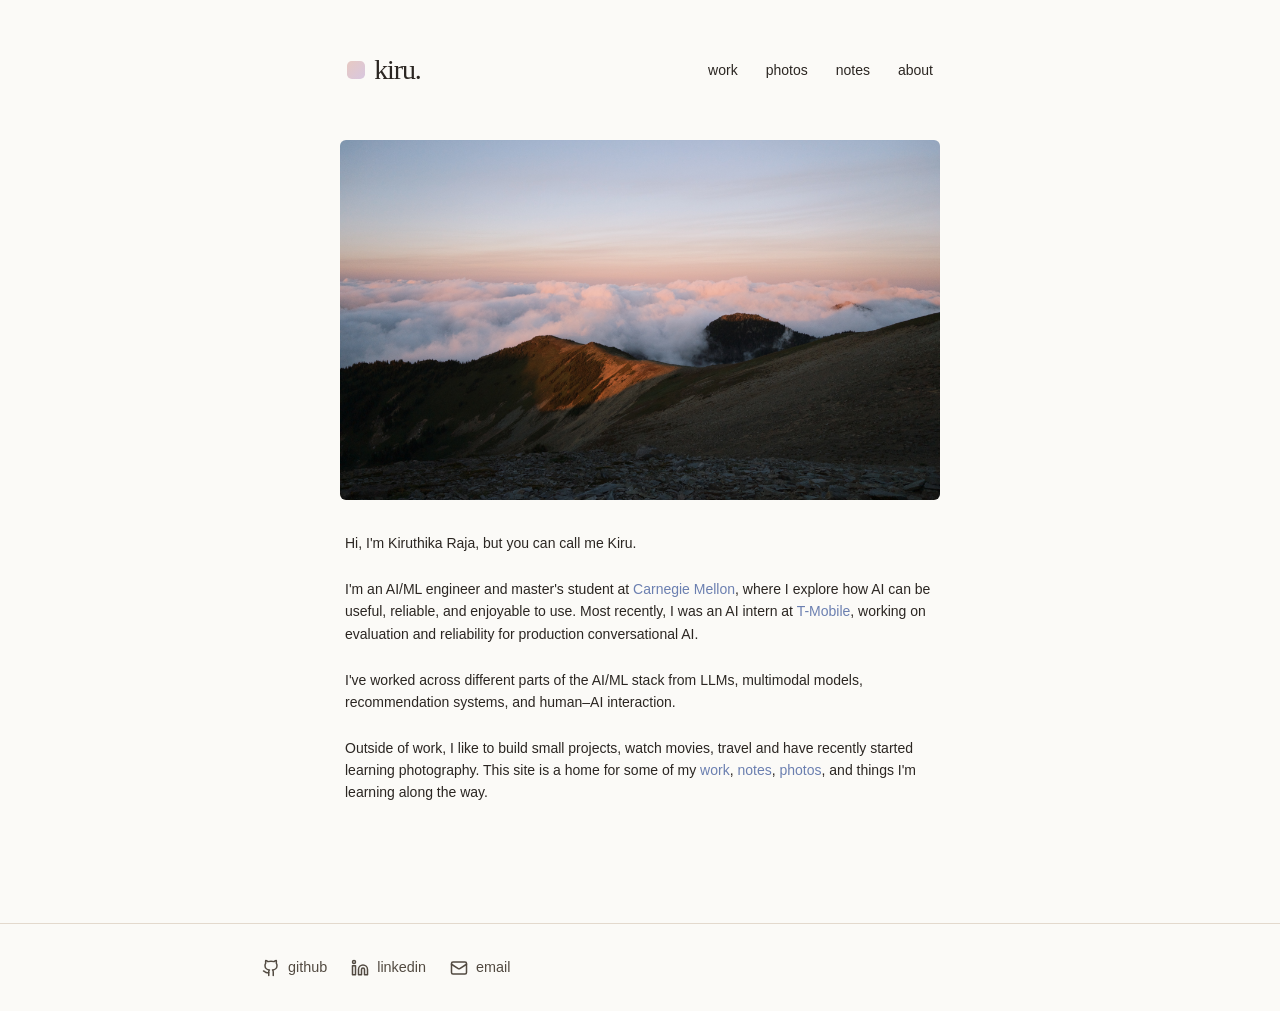
<file: index.html>
<!DOCTYPE html>
<html lang="en">
<head>
    <meta charset="UTF-8">
    <meta name="viewport" content="width=device-width, initial-scale=1.0">
    <title>Kiru</title>
    <link rel="stylesheet" href="theme.css">
    <link rel="stylesheet" href="styles.css">
    <script src="theme.js"></script>
</head>
<body>
    <!-- Navigation -->
    <nav class="navbar">
        <div class="nav-container">
            <a href="index.html" class="logo">
                <span class="logo-swatch"></span>
                <span class="logo-text">kiru.</span>
            </a>
            <div class="nav-links">
                <a href="work/index.html" class="nav-link">work</a>
                <a href="photos/index.html" class="nav-link">photos</a>
                <a href="notes/index.html" class="nav-link">notes</a>
                <a href="about/index.html" class="nav-link">about</a>
            </div>
        </div>
    </nav>

    <!-- About / Home Page -->
    <section class="page active">
        <div class="page-container about-page">
            <figure class="hero-figure">
                <img src="images/rainier.JPG" alt="Sunrise over the clouds from a mountain ridge" class="hero-image">
                <figcaption class="hero-caption">Washington, 2026</figcaption>
            </figure>

            <div class="about-content">
                <p class="about-text">Hi, I'm Kiruthika Raja, but you can call me Kiru.</p>

                <p class="about-text">
                    I'm an AI/ML engineer and master's student at <a href="https://www.cmu.edu/" target="_blank" class="inline-link">Carnegie Mellon</a>, where I explore how AI can be useful, reliable, and enjoyable to use. Most recently, I was an AI intern at <a href="https://www.t-mobile.com/" target="_blank" class="inline-link">T-Mobile</a>, working on evaluation and reliability for production conversational AI.
                </p>

                <p class="about-text">
                    I've worked across different parts of the AI/ML stack from LLMs, multimodal models, recommendation systems, and human–AI interaction.
                </p>

                <p class="about-text">
                    Outside of work, I like to build small projects, watch movies, travel and have recently started learning photography. This site is a home for some of my <a href="work/index.html" class="inline-link">work</a>, <a href="notes/index.html" class="inline-link">notes</a>, <a href="photos/index.html" class="inline-link">photos</a>, and things I'm learning along the way.
                </p>
            </div>
        </div>
    </section>

    <!-- Footer -->
    <footer class="footer">
        <div class="footer-container">
            <div class="footer-social">
                <a href="https://github.com/rajakiru" target="_blank" class="footer-link">
                    <svg xmlns="http://www.w3.org/2000/svg" width="18" height="18" viewBox="0 0 24 24" fill="none" stroke="currentColor" stroke-width="2" stroke-linecap="round" stroke-linejoin="round">
                        <path d="M15 22v-4a4.8 4.8 0 0 0-1-3.5c3 0 6-2 6-5.5.08-1.25-.27-2.48-1-3.5.28-1.15.28-2.35 0-3.5 0 0-1 0-3 1.5-2.64-.5-5.36-.5-8 0C6 2 5 2 5 2c-.3 1.15-.3 2.35 0 3.5A5.403 5.403 0 0 0 4 9c0 3.5 3 5.5 6 5.5-.39.49-.68 1.05-.85 1.65-.17.6-.22 1.23-.15 1.85v4"/>
                        <path d="M9 18c-4.51 2-5-2-7-2"/>
                    </svg>
                    github
                </a>
                <a href="https://www.linkedin.com/in/rajakiru" target="_blank" class="footer-link">
                    <svg xmlns="http://www.w3.org/2000/svg" width="18" height="18" viewBox="0 0 24 24" fill="none" stroke="currentColor" stroke-width="2" stroke-linecap="round" stroke-linejoin="round">
                        <path d="M16 8a6 6 0 0 1 6 6v7h-4v-7a2 2 0 0 0-2-2 2 2 0 0 0-2 2v7h-4v-7a6 6 0 0 1 6-6z"/>
                        <rect width="4" height="12" x="2" y="9"/>
                        <circle cx="4" cy="4" r="2"/>
                    </svg>
                    linkedin
                </a>
                <a href="mailto:rajakiru02@gmail.com" class="footer-link">
                    <svg xmlns="http://www.w3.org/2000/svg" width="18" height="18" viewBox="0 0 24 24" fill="none" stroke="currentColor" stroke-width="2" stroke-linecap="round" stroke-linejoin="round">
                        <rect width="20" height="16" x="2" y="4" rx="2"/>
                        <path d="m22 7-8.97 5.7a1.94 1.94 0 0 1-2.06 0L2 7"/>
                    </svg>
                    email
                </a>
            </div>
        </div>
    </footer>
</body>
</html>
</file>
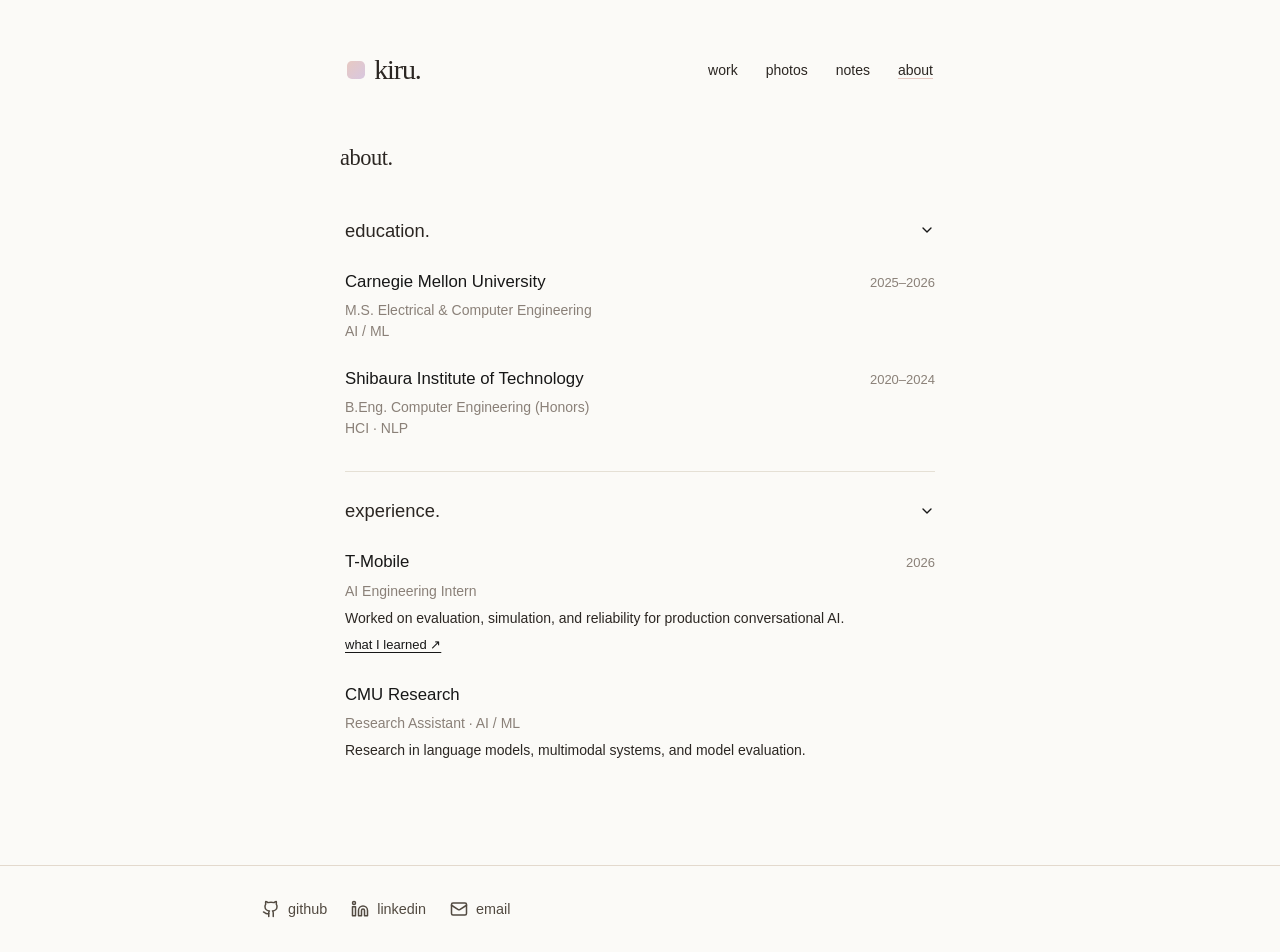
<file: about/index.html>
<!DOCTYPE html>
<html lang="en">
<head>
    <meta charset="UTF-8">
    <meta name="viewport" content="width=device-width, initial-scale=1.0">
    <title>Kiru — About</title>
    <link rel="stylesheet" href="../theme.css">
    <link rel="stylesheet" href="../styles.css">
    <script src="../theme.js"></script>
</head>
<body>
    <!-- Navigation -->
    <nav class="navbar">
        <div class="nav-container">
            <a href="../index.html" class="logo">
                <span class="logo-swatch"></span>
                <span class="logo-text">kiru.</span>
            </a>
            <div class="nav-links">
                <a href="../work/index.html" class="nav-link">work</a>
                <a href="../photos/index.html" class="nav-link">photos</a>
                <a href="../notes/index.html" class="nav-link">notes</a>
                <a href="../about/index.html" class="nav-link active">about</a>
            </div>
        </div>
    </nav>

    <!-- About Page -->
    <section class="page active">
        <div class="page-container">
            <h2 class="page-title">about.</h2>

            <!-- Resume: Education & Work Experience -->
            <div class="resume-section">
                <details class="resume-group" open>
                    <summary class="resume-group-title">
                        education.
                        <svg class="resume-chevron" xmlns="http://www.w3.org/2000/svg" width="16" height="16" viewBox="0 0 24 24" fill="none" stroke="currentColor" stroke-width="2" stroke-linecap="round" stroke-linejoin="round"><polyline points="6 9 12 15 18 9"/></svg>
                    </summary>
                    <div class="resume-items">
                        <div class="resume-item">
                            <div class="resume-item-header">
                                <span class="resume-item-title">Carnegie Mellon University</span>
                                <span class="resume-item-date">2025&ndash;2026</span>
                            </div>
                            <p class="resume-item-subtitle">M.S. Electrical &amp; Computer Engineering</p>
                            <p class="resume-item-subtitle">AI / ML</p>
                        </div>
                        <div class="resume-item">
                            <div class="resume-item-header">
                                <span class="resume-item-title">Shibaura Institute of Technology</span>
                                <span class="resume-item-date">2020&ndash;2024</span>
                            </div>
                            <p class="resume-item-subtitle">B.Eng. Computer Engineering (Honors)</p>
                            <p class="resume-item-subtitle">HCI &middot; NLP</p>
                        </div>
                    </div>
                </details>

                <details class="resume-group" open>
                    <summary class="resume-group-title">
                        experience.
                        <svg class="resume-chevron" xmlns="http://www.w3.org/2000/svg" width="16" height="16" viewBox="0 0 24 24" fill="none" stroke="currentColor" stroke-width="2" stroke-linecap="round" stroke-linejoin="round"><polyline points="6 9 12 15 18 9"/></svg>
                    </summary>
                    <div class="resume-items">
                        <div class="resume-item">
                            <div class="resume-item-header">
                                <span class="resume-item-title">T-Mobile</span>
                                <span class="resume-item-date">2026</span>
                            </div>
                            <p class="resume-item-subtitle">AI Engineering Intern</p>
                            <p class="resume-item-desc">Worked on evaluation, simulation, and reliability for production conversational AI.</p>
                            <a href="../notes/tmobile.html" class="resume-item-link">what I learned &nearr;</a>
                        </div>
                        <div class="resume-item">
                            <div class="resume-item-header">
                                <span class="resume-item-title">CMU Research</span>
                            </div>
                            <p class="resume-item-subtitle">Research Assistant &middot; AI / ML</p>
                            <p class="resume-item-desc">Research in language models, multimodal systems, and model evaluation.</p>
                        </div>
                    </div>
                </details>
            </div>
        </div>
    </section>

    <!-- Footer -->
    <footer class="footer">
        <div class="footer-container">
            <div class="footer-social">
                <a href="https://github.com/rajakiru" target="_blank" class="footer-link">
                    <svg xmlns="http://www.w3.org/2000/svg" width="18" height="18" viewBox="0 0 24 24" fill="none" stroke="currentColor" stroke-width="2" stroke-linecap="round" stroke-linejoin="round">
                        <path d="M15 22v-4a4.8 4.8 0 0 0-1-3.5c3 0 6-2 6-5.5.08-1.25-.27-2.48-1-3.5.28-1.15.28-2.35 0-3.5 0 0-1 0-3 1.5-2.64-.5-5.36-.5-8 0C6 2 5 2 5 2c-.3 1.15-.3 2.35 0 3.5A5.403 5.403 0 0 0 4 9c0 3.5 3 5.5 6 5.5-.39.49-.68 1.05-.85 1.65-.17.6-.22 1.23-.15 1.85v4"/>
                        <path d="M9 18c-4.51 2-5-2-7-2"/>
                    </svg>
                    github
                </a>
                <a href="https://www.linkedin.com/in/rajakiru" target="_blank" class="footer-link">
                    <svg xmlns="http://www.w3.org/2000/svg" width="18" height="18" viewBox="0 0 24 24" fill="none" stroke="currentColor" stroke-width="2" stroke-linecap="round" stroke-linejoin="round">
                        <path d="M16 8a6 6 0 0 1 6 6v7h-4v-7a2 2 0 0 0-2-2 2 2 0 0 0-2 2v7h-4v-7a6 6 0 0 1 6-6z"/>
                        <rect width="4" height="12" x="2" y="9"/>
                        <circle cx="4" cy="4" r="2"/>
                    </svg>
                    linkedin
                </a>
                <a href="mailto:rajakiru02@gmail.com" class="footer-link">
                    <svg xmlns="http://www.w3.org/2000/svg" width="18" height="18" viewBox="0 0 24 24" fill="none" stroke="currentColor" stroke-width="2" stroke-linecap="round" stroke-linejoin="round">
                        <rect width="20" height="16" x="2" y="4" rx="2"/>
                        <path d="m22 7-8.97 5.7a1.94 1.94 0 0 1-2.06 0L2 7"/>
                    </svg>
                    email
                </a>
            </div>
        </div>
    </footer>
</body>
</html>
</file>
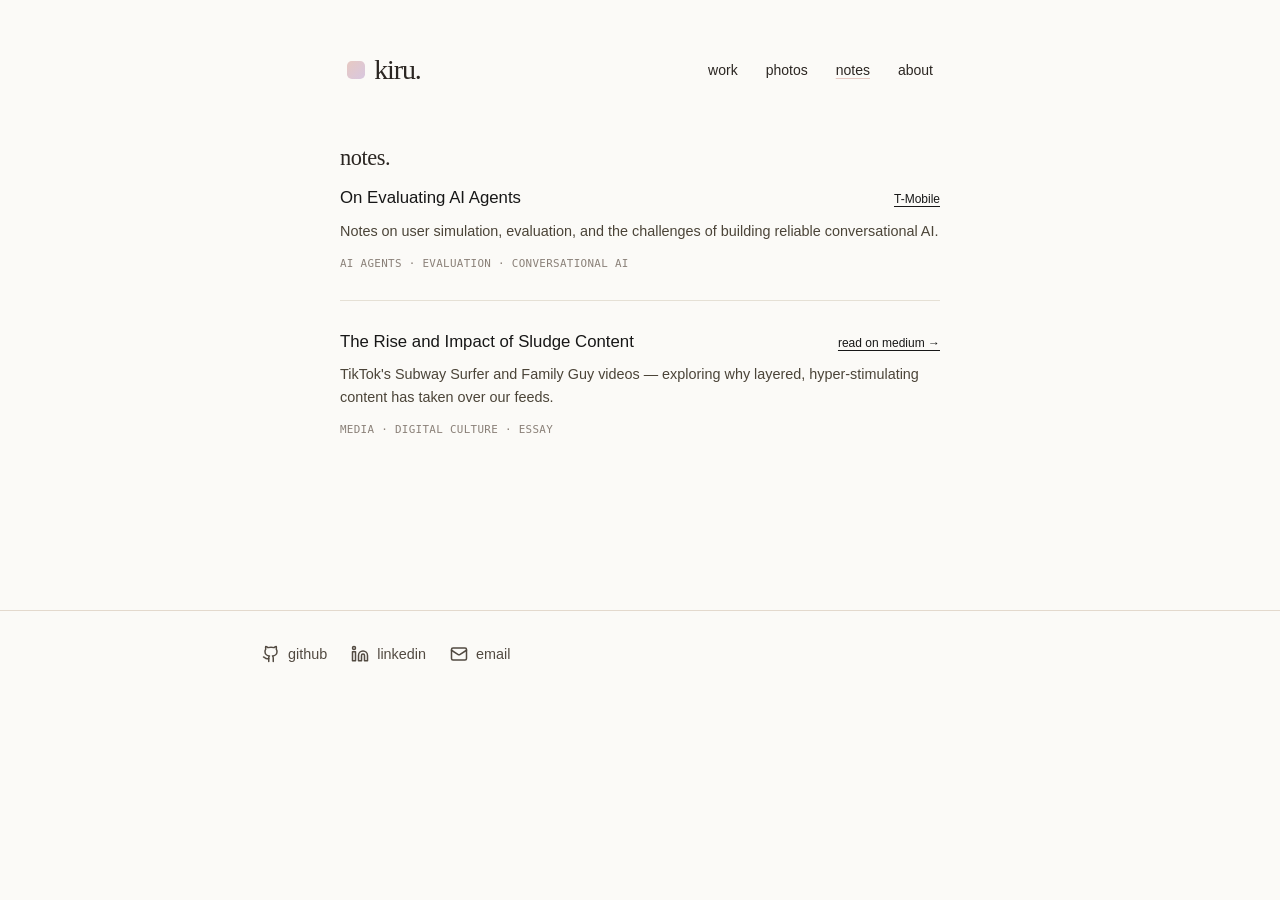
<file: notes/index.html>
<!DOCTYPE html>
<html lang="en">
<head>
    <meta charset="UTF-8">
    <meta name="viewport" content="width=device-width, initial-scale=1.0">
    <title>Kiru — Notes</title>
    <link rel="stylesheet" href="../theme.css">
    <link rel="stylesheet" href="../styles.css">
    <script src="../theme.js"></script>
</head>
<body>
    <!-- Navigation -->
    <nav class="navbar">
        <div class="nav-container">
            <a href="../index.html" class="logo">
                <span class="logo-swatch"></span>
                <span class="logo-text">kiru.</span>
            </a>
            <div class="nav-links">
                <a href="../work/index.html" class="nav-link">work</a>
                <a href="../photos/index.html" class="nav-link">photos</a>
                <a href="../notes/index.html" class="nav-link active">notes</a>
                <a href="../about/index.html" class="nav-link">about</a>
            </div>
        </div>
    </nav>

    <!-- Notes Page -->
    <section class="page active">
        <div class="page-container notes-page">
            <h2 class="page-title">notes.</h2>
            <div class="work-list">
                <div class="work-card note-card">
                    <div class="work-card-header">
                        <h3 class="work-card-title"><a href="tmobile.html" class="work-card-title-link">On Evaluating AI Agents</a></h3>
                        <span class="work-card-link">T-Mobile</span>
                    </div>
                    <p class="work-card-desc">Notes on user simulation, evaluation, and the challenges of building reliable conversational AI.</p>
                    <p class="work-card-tags">AI AGENTS &middot; EVALUATION &middot; CONVERSATIONAL AI</p>
                </div>

                <div class="work-card note-card">
                    <div class="work-card-header">
                        <h3 class="work-card-title"><a href="sludge-content.html" class="work-card-title-link">The Rise and Impact of Sludge Content</a></h3>
                        <a href="https://medium.com/@rajakiru02/sludge-content-the-rise-and-impact-8619f402cde2" target="_blank" class="work-card-link">read on medium &rarr;</a>
                    </div>
                    <p class="work-card-desc">TikTok's Subway Surfer and Family Guy videos — exploring why layered, hyper-stimulating content has taken over our feeds.</p>
                    <p class="work-card-tags">MEDIA &middot; DIGITAL CULTURE &middot; ESSAY</p>
                </div>
            </div>
        </div>
    </section>

    <!-- Footer -->
    <footer class="footer">
        <div class="footer-container">
            <div class="footer-social">
                <a href="https://github.com/rajakiru" target="_blank" class="footer-link">
                    <svg xmlns="http://www.w3.org/2000/svg" width="18" height="18" viewBox="0 0 24 24" fill="none" stroke="currentColor" stroke-width="2" stroke-linecap="round" stroke-linejoin="round">
                        <path d="M15 22v-4a4.8 4.8 0 0 0-1-3.5c3 0 6-2 6-5.5.08-1.25-.27-2.48-1-3.5.28-1.15.28-2.35 0-3.5 0 0-1 0-3 1.5-2.64-.5-5.36-.5-8 0C6 2 5 2 5 2c-.3 1.15-.3 2.35 0 3.5A5.403 5.403 0 0 0 4 9c0 3.5 3 5.5 6 5.5-.39.49-.68 1.05-.85 1.65-.17.6-.22 1.23-.15 1.85v4"/>
                        <path d="M9 18c-4.51 2-5-2-7-2"/>
                    </svg>
                    github
                </a>
                <a href="https://www.linkedin.com/in/rajakiru" target="_blank" class="footer-link">
                    <svg xmlns="http://www.w3.org/2000/svg" width="18" height="18" viewBox="0 0 24 24" fill="none" stroke="currentColor" stroke-width="2" stroke-linecap="round" stroke-linejoin="round">
                        <path d="M16 8a6 6 0 0 1 6 6v7h-4v-7a2 2 0 0 0-2-2 2 2 0 0 0-2 2v7h-4v-7a6 6 0 0 1 6-6z"/>
                        <rect width="4" height="12" x="2" y="9"/>
                        <circle cx="4" cy="4" r="2"/>
                    </svg>
                    linkedin
                </a>
                <a href="mailto:rajakiru02@gmail.com" class="footer-link">
                    <svg xmlns="http://www.w3.org/2000/svg" width="18" height="18" viewBox="0 0 24 24" fill="none" stroke="currentColor" stroke-width="2" stroke-linecap="round" stroke-linejoin="round">
                        <rect width="20" height="16" x="2" y="4" rx="2"/>
                        <path d="m22 7-8.97 5.7a1.94 1.94 0 0 1-2.06 0L2 7"/>
                    </svg>
                    email
                </a>
            </div>
        </div>
    </footer>
</body>
</html>
</file>
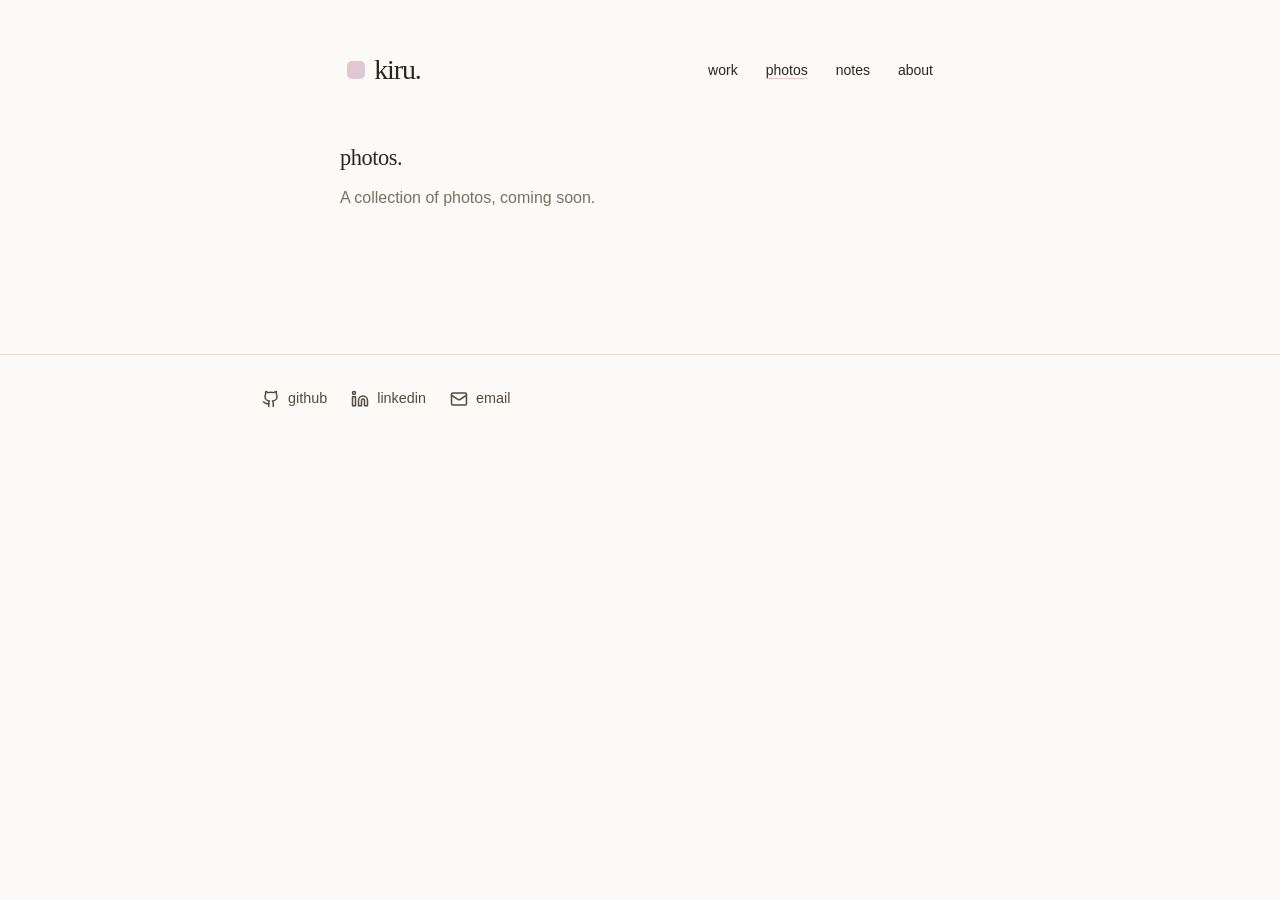
<file: photos/index.html>
<!DOCTYPE html>
<html lang="en">
<head>
    <meta charset="UTF-8">
    <meta name="viewport" content="width=device-width, initial-scale=1.0">
    <title>Kiru — Photos</title>
    <link rel="stylesheet" href="../theme.css">
    <link rel="stylesheet" href="../styles.css">
    <script src="../theme.js"></script>
</head>
<body>
    <!-- Navigation -->
    <nav class="navbar">
        <div class="nav-container">
            <a href="../index.html" class="logo">
                <span class="logo-swatch"></span>
                <span class="logo-text">kiru.</span>
            </a>
            <div class="nav-links">
                <a href="../work/index.html" class="nav-link">work</a>
                <a href="../photos/index.html" class="nav-link active">photos</a>
                <a href="../notes/index.html" class="nav-link">notes</a>
                <a href="../about/index.html" class="nav-link">about</a>
            </div>
        </div>
    </nav>

    <!-- Photos Page -->
    <section class="page active">
        <div class="page-container">
            <h2 class="page-title">photos.</h2>
            <p class="placeholder-text">A collection of photos, coming soon.</p>
        </div>
    </section>

    <!-- Footer -->
    <footer class="footer">
        <div class="footer-container">
            <div class="footer-social">
                <a href="https://github.com/rajakiru" target="_blank" class="footer-link">
                    <svg xmlns="http://www.w3.org/2000/svg" width="18" height="18" viewBox="0 0 24 24" fill="none" stroke="currentColor" stroke-width="2" stroke-linecap="round" stroke-linejoin="round">
                        <path d="M15 22v-4a4.8 4.8 0 0 0-1-3.5c3 0 6-2 6-5.5.08-1.25-.27-2.48-1-3.5.28-1.15.28-2.35 0-3.5 0 0-1 0-3 1.5-2.64-.5-5.36-.5-8 0C6 2 5 2 5 2c-.3 1.15-.3 2.35 0 3.5A5.403 5.403 0 0 0 4 9c0 3.5 3 5.5 6 5.5-.39.49-.68 1.05-.85 1.65-.17.6-.22 1.23-.15 1.85v4"/>
                        <path d="M9 18c-4.51 2-5-2-7-2"/>
                    </svg>
                    github
                </a>
                <a href="https://www.linkedin.com/in/rajakiru" target="_blank" class="footer-link">
                    <svg xmlns="http://www.w3.org/2000/svg" width="18" height="18" viewBox="0 0 24 24" fill="none" stroke="currentColor" stroke-width="2" stroke-linecap="round" stroke-linejoin="round">
                        <path d="M16 8a6 6 0 0 1 6 6v7h-4v-7a2 2 0 0 0-2-2 2 2 0 0 0-2 2v7h-4v-7a6 6 0 0 1 6-6z"/>
                        <rect width="4" height="12" x="2" y="9"/>
                        <circle cx="4" cy="4" r="2"/>
                    </svg>
                    linkedin
                </a>
                <a href="mailto:rajakiru02@gmail.com" class="footer-link">
                    <svg xmlns="http://www.w3.org/2000/svg" width="18" height="18" viewBox="0 0 24 24" fill="none" stroke="currentColor" stroke-width="2" stroke-linecap="round" stroke-linejoin="round">
                        <rect width="20" height="16" x="2" y="4" rx="2"/>
                        <path d="m22 7-8.97 5.7a1.94 1.94 0 0 1-2.06 0L2 7"/>
                    </svg>
                    email
                </a>
            </div>
        </div>
    </footer>
</body>
</html>
</file>
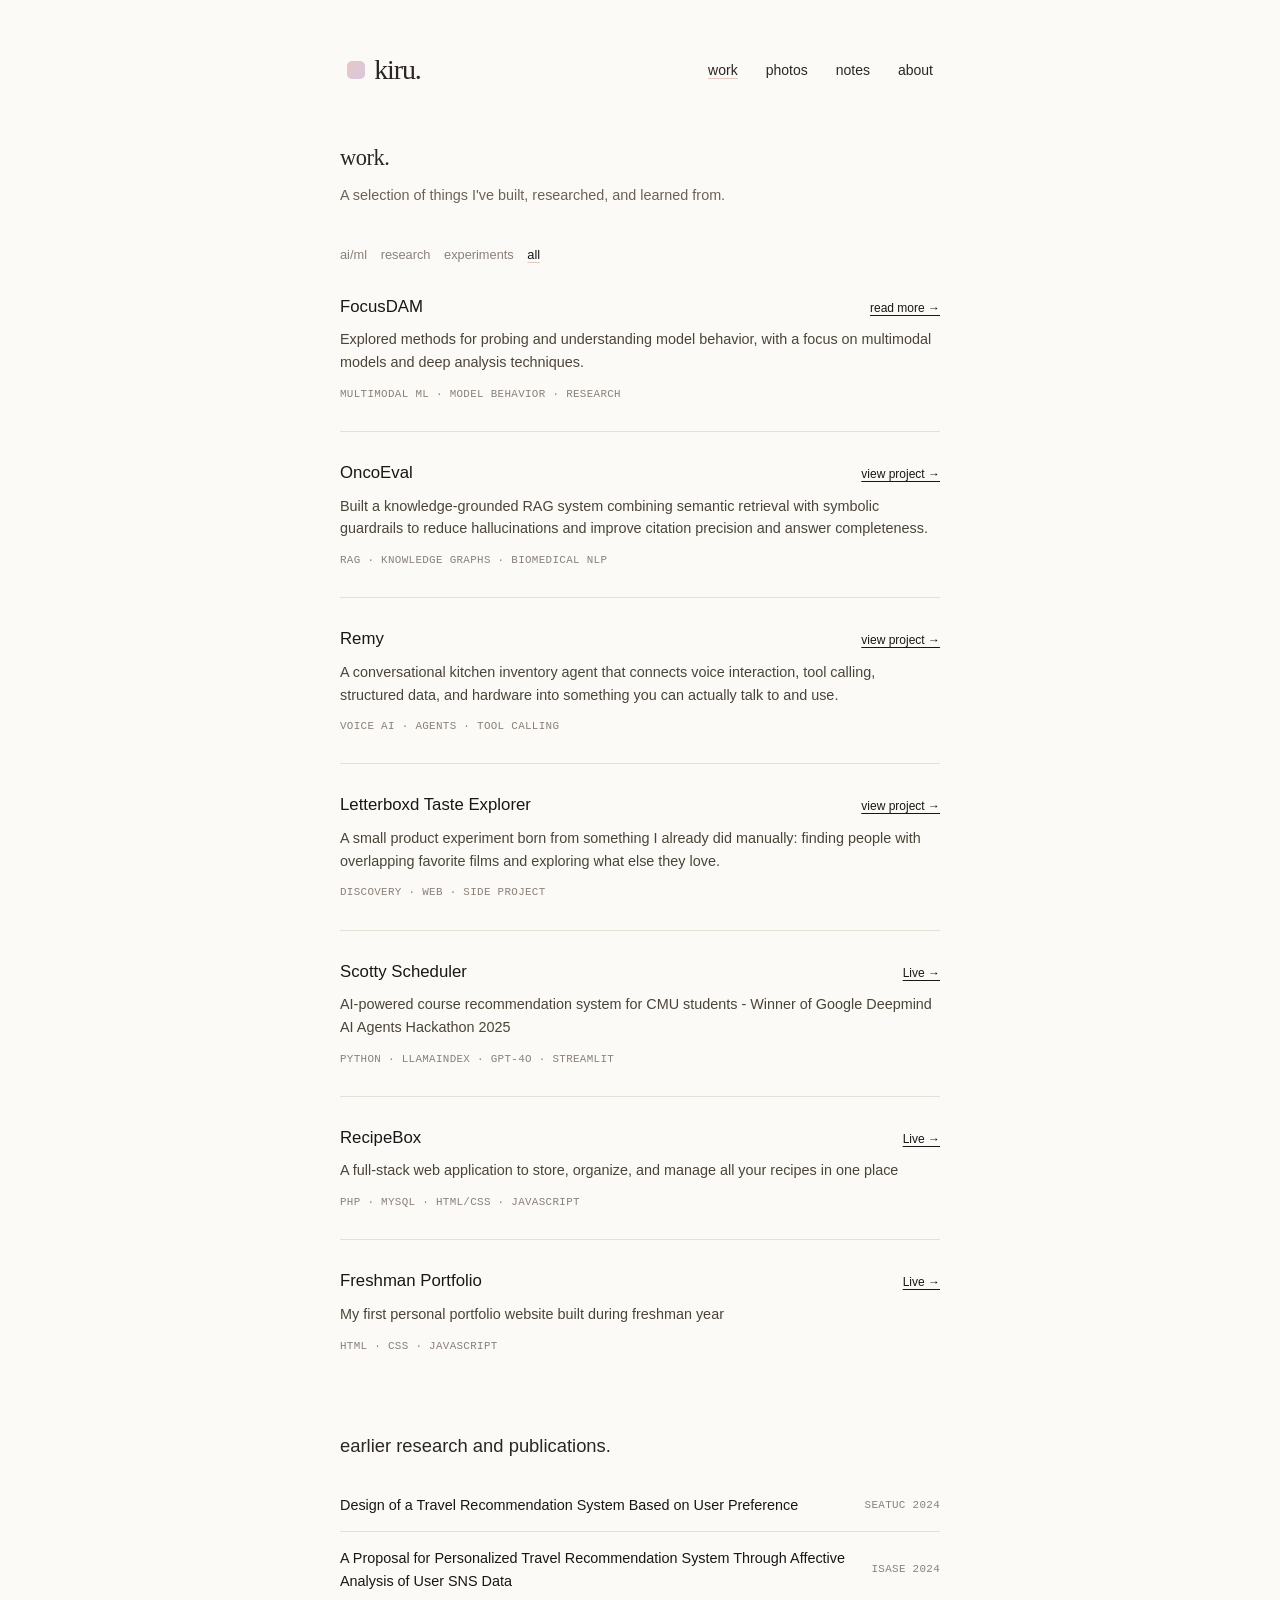
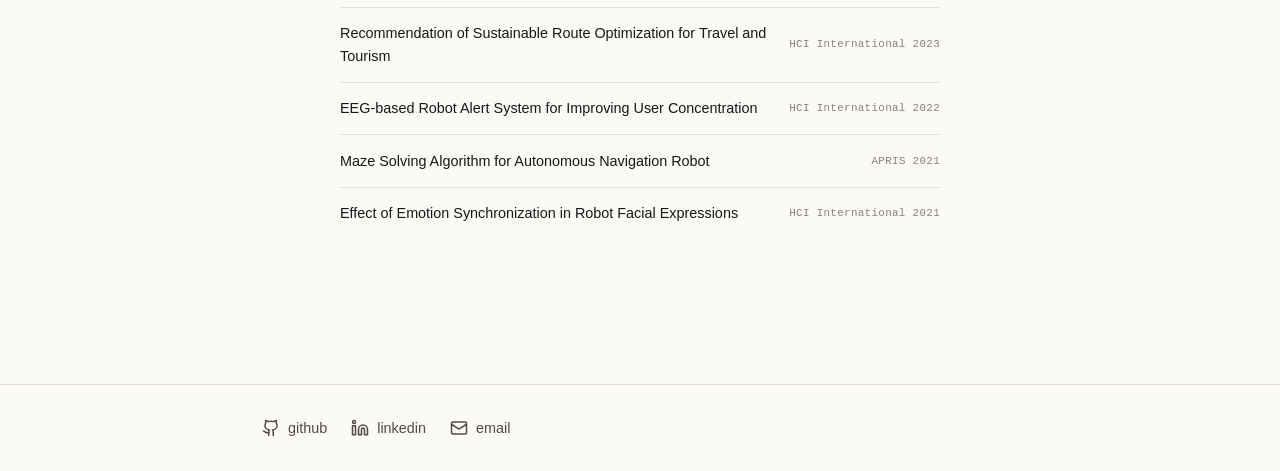
<file: work/index.html>
<!DOCTYPE html>
<html lang="en">
<head>
    <meta charset="UTF-8">
    <meta name="viewport" content="width=device-width, initial-scale=1.0">
    <title>Kiru — Work</title>
    <link rel="stylesheet" href="../theme.css">
    <link rel="stylesheet" href="../styles.css">
    <script src="../theme.js"></script>
</head>
<body>
    <!-- Navigation -->
    <nav class="navbar">
        <div class="nav-container">
            <a href="../index.html" class="logo">
                <span class="logo-swatch"></span>
                <span class="logo-text">kiru.</span>
            </a>
            <div class="nav-links">
                <a href="../work/index.html" class="nav-link active">work</a>
                <a href="../photos/index.html" class="nav-link">photos</a>
                <a href="../notes/index.html" class="nav-link">notes</a>
                <a href="../about/index.html" class="nav-link">about</a>
            </div>
        </div>
    </nav>

    <!-- Work Page -->
    <section class="page active">
        <div class="page-container">
            <h2 class="page-title">work.</h2>
            <p class="work-subtitle">A selection of things I've built, researched, and learned from.</p>

            <div class="work-filters">
                <button class="filter-btn" data-filter="ai-ml">ai/ml</button>
                <button class="filter-btn" data-filter="research">research</button>
                <button class="filter-btn" data-filter="experiments">experiments</button>
                <button class="filter-btn active" data-filter="all">all</button>
            </div>

            <div class="work-list">
                <!-- FocusDAM -->
                <div class="work-card note-card" data-category="ai-ml">
                    <div class="work-card-header">
                        <h3 class="work-card-title"><a href="../notes/focusdam.html" class="work-card-title-link">FocusDAM</a></h3>
                        <span class="work-card-link">read more &rarr;</span>
                    </div>
                    <p class="work-card-desc">Explored methods for probing and understanding model behavior, with a focus on multimodal models and deep analysis techniques.</p>
                    <p class="work-card-tags">MULTIMODAL ML &middot; MODEL BEHAVIOR &middot; RESEARCH</p>
                </div>

                <!-- OncoEval -->
                <div class="work-card" data-category="research">
                    <div class="work-card-header">
                        <h3 class="work-card-title">OncoEval</h3>
                        <span class="work-card-link">view project &rarr;</span>
                    </div>
                    <p class="work-card-desc">Built a knowledge-grounded RAG system combining semantic retrieval with symbolic guardrails to reduce hallucinations and improve citation precision and answer completeness.</p>
                    <p class="work-card-tags">RAG &middot; KNOWLEDGE GRAPHS &middot; BIOMEDICAL NLP</p>
                </div>

                <!-- Remy -->
                <div class="work-card" data-category="ai-ml">
                    <div class="work-card-header">
                        <h3 class="work-card-title">Remy</h3>
                        <span class="work-card-link">view project &rarr;</span>
                    </div>
                    <p class="work-card-desc">A conversational kitchen inventory agent that connects voice interaction, tool calling, structured data, and hardware into something you can actually talk to and use.</p>
                    <p class="work-card-tags">VOICE AI &middot; AGENTS &middot; TOOL CALLING</p>
                </div>

                <!-- Letterboxd Taste Explorer -->
                <div class="work-card" data-category="experiments">
                    <div class="work-card-header">
                        <h3 class="work-card-title">Letterboxd Taste Explorer</h3>
                        <span class="work-card-link">view project &rarr;</span>
                    </div>
                    <p class="work-card-desc">A small product experiment born from something I already did manually: finding people with overlapping favorite films and exploring what else they love.</p>
                    <p class="work-card-tags">DISCOVERY &middot; WEB &middot; SIDE PROJECT</p>
                </div>

                <!-- Scotty Scheduler Project -->
                <div class="work-card project-card" data-category="ai-ml">
                    <div class="work-card-header">
                        <h3 class="work-card-title"><a href="scotty.html" class="work-card-title-link">Scotty Scheduler</a></h3>
                        <a href="https://scottyscheduler.streamlit.app/" target="_blank" class="work-card-link">Live &rarr;</a>
                    </div>
                    <p class="work-card-desc">AI-powered course recommendation system for CMU students - Winner of Google Deepmind AI Agents Hackathon 2025</p>
                    <p class="work-card-tags">PYTHON &middot; LLAMAINDEX &middot; GPT-4O &middot; STREAMLIT</p>
                </div>

                <!-- RecipeBox Project -->
                <div class="work-card project-card" data-category="experiments">
                    <div class="work-card-header">
                        <h3 class="work-card-title"><a href="recipebox.html" class="work-card-title-link">RecipeBox</a></h3>
                        <a href="https://recipebox.infinityfree.me/main.html" target="_blank" class="work-card-link">Live &rarr;</a>
                    </div>
                    <p class="work-card-desc">A full-stack web application to store, organize, and manage all your recipes in one place</p>
                    <p class="work-card-tags">PHP &middot; MYSQL &middot; HTML/CSS &middot; JAVASCRIPT</p>
                </div>

                <!-- Freshman Portfolio Project -->
                <div class="work-card project-card" data-category="experiments">
                    <div class="work-card-header">
                        <h3 class="work-card-title"><a href="freshman.html" class="work-card-title-link">Freshman Portfolio</a></h3>
                        <a href="https://rajakiru.github.io/freshman-portfolio/" target="_blank" class="work-card-link">Live &rarr;</a>
                    </div>
                    <p class="work-card-desc">My first personal portfolio website built during freshman year</p>
                    <p class="work-card-tags">HTML &middot; CSS &middot; JAVASCRIPT</p>
                </div>
            </div>

            <h3 class="work-section-title">earlier research and publications.</h3>
            <div class="research-list">
                <div class="research-row">
                    <span class="research-title">Design of a Travel Recommendation System Based on User Preference</span>
                    <span class="research-tags">SEATUC 2024</span>
                </div>
                <div class="research-row">
                    <span class="research-title">A Proposal for Personalized Travel Recommendation System Through Affective Analysis of User SNS Data</span>
                    <span class="research-tags">ISASE 2024</span>
                </div>
                <div class="research-row">
                    <span class="research-title">Recommendation of Sustainable Route Optimization for Travel and Tourism</span>
                    <span class="research-tags">HCI International 2023</span>
                </div>
                <div class="research-row">
                    <span class="research-title">EEG-based Robot Alert System for Improving User Concentration</span>
                    <span class="research-tags">HCI International 2022</span>
                </div>
                <div class="research-row">
                    <span class="research-title">Maze Solving Algorithm for Autonomous Navigation Robot</span>
                    <span class="research-tags">APRIS 2021</span>
                </div>
                <div class="research-row">
                    <span class="research-title">Effect of Emotion Synchronization in Robot Facial Expressions</span>
                    <span class="research-tags">HCI International 2021</span>
                </div>
            </div>
        </div>
    </section>

    <!-- Footer -->
    <footer class="footer">
        <div class="footer-container">
            <div class="footer-social">
                <a href="https://github.com/rajakiru" target="_blank" class="footer-link">
                    <svg xmlns="http://www.w3.org/2000/svg" width="18" height="18" viewBox="0 0 24 24" fill="none" stroke="currentColor" stroke-width="2" stroke-linecap="round" stroke-linejoin="round">
                        <path d="M15 22v-4a4.8 4.8 0 0 0-1-3.5c3 0 6-2 6-5.5.08-1.25-.27-2.48-1-3.5.28-1.15.28-2.35 0-3.5 0 0-1 0-3 1.5-2.64-.5-5.36-.5-8 0C6 2 5 2 5 2c-.3 1.15-.3 2.35 0 3.5A5.403 5.403 0 0 0 4 9c0 3.5 3 5.5 6 5.5-.39.49-.68 1.05-.85 1.65-.17.6-.22 1.23-.15 1.85v4"/>
                        <path d="M9 18c-4.51 2-5-2-7-2"/>
                    </svg>
                    github
                </a>
                <a href="https://www.linkedin.com/in/rajakiru" target="_blank" class="footer-link">
                    <svg xmlns="http://www.w3.org/2000/svg" width="18" height="18" viewBox="0 0 24 24" fill="none" stroke="currentColor" stroke-width="2" stroke-linecap="round" stroke-linejoin="round">
                        <path d="M16 8a6 6 0 0 1 6 6v7h-4v-7a2 2 0 0 0-2-2 2 2 0 0 0-2 2v7h-4v-7a6 6 0 0 1 6-6z"/>
                        <rect width="4" height="12" x="2" y="9"/>
                        <circle cx="4" cy="4" r="2"/>
                    </svg>
                    linkedin
                </a>
                <a href="mailto:rajakiru02@gmail.com" class="footer-link">
                    <svg xmlns="http://www.w3.org/2000/svg" width="18" height="18" viewBox="0 0 24 24" fill="none" stroke="currentColor" stroke-width="2" stroke-linecap="round" stroke-linejoin="round">
                        <rect width="20" height="16" x="2" y="4" rx="2"/>
                        <path d="m22 7-8.97 5.7a1.94 1.94 0 0 1-2.06 0L2 7"/>
                    </svg>
                    email
                </a>
            </div>
        </div>
    </footer>

    <script>
        const filterButtons = document.querySelectorAll('.filter-btn');
        const workCards = document.querySelectorAll('.work-list .work-card');

        function applyFilter(filter) {
            workCards.forEach(card => {
                card.hidden = filter !== 'all' && card.dataset.category !== filter;
                card.classList.remove('is-first-visible', 'is-last-visible');
            });

            const visibleCards = Array.from(workCards).filter(card => !card.hidden);
            if (visibleCards.length) {
                visibleCards[0].classList.add('is-first-visible');
                visibleCards[visibleCards.length - 1].classList.add('is-last-visible');
            }
        }

        filterButtons.forEach(btn => {
            btn.addEventListener('click', () => {
                filterButtons.forEach(b => b.classList.remove('active'));
                btn.classList.add('active');
                applyFilter(btn.dataset.filter);
            });
        });
    </script>
</body>
</html>
</file>
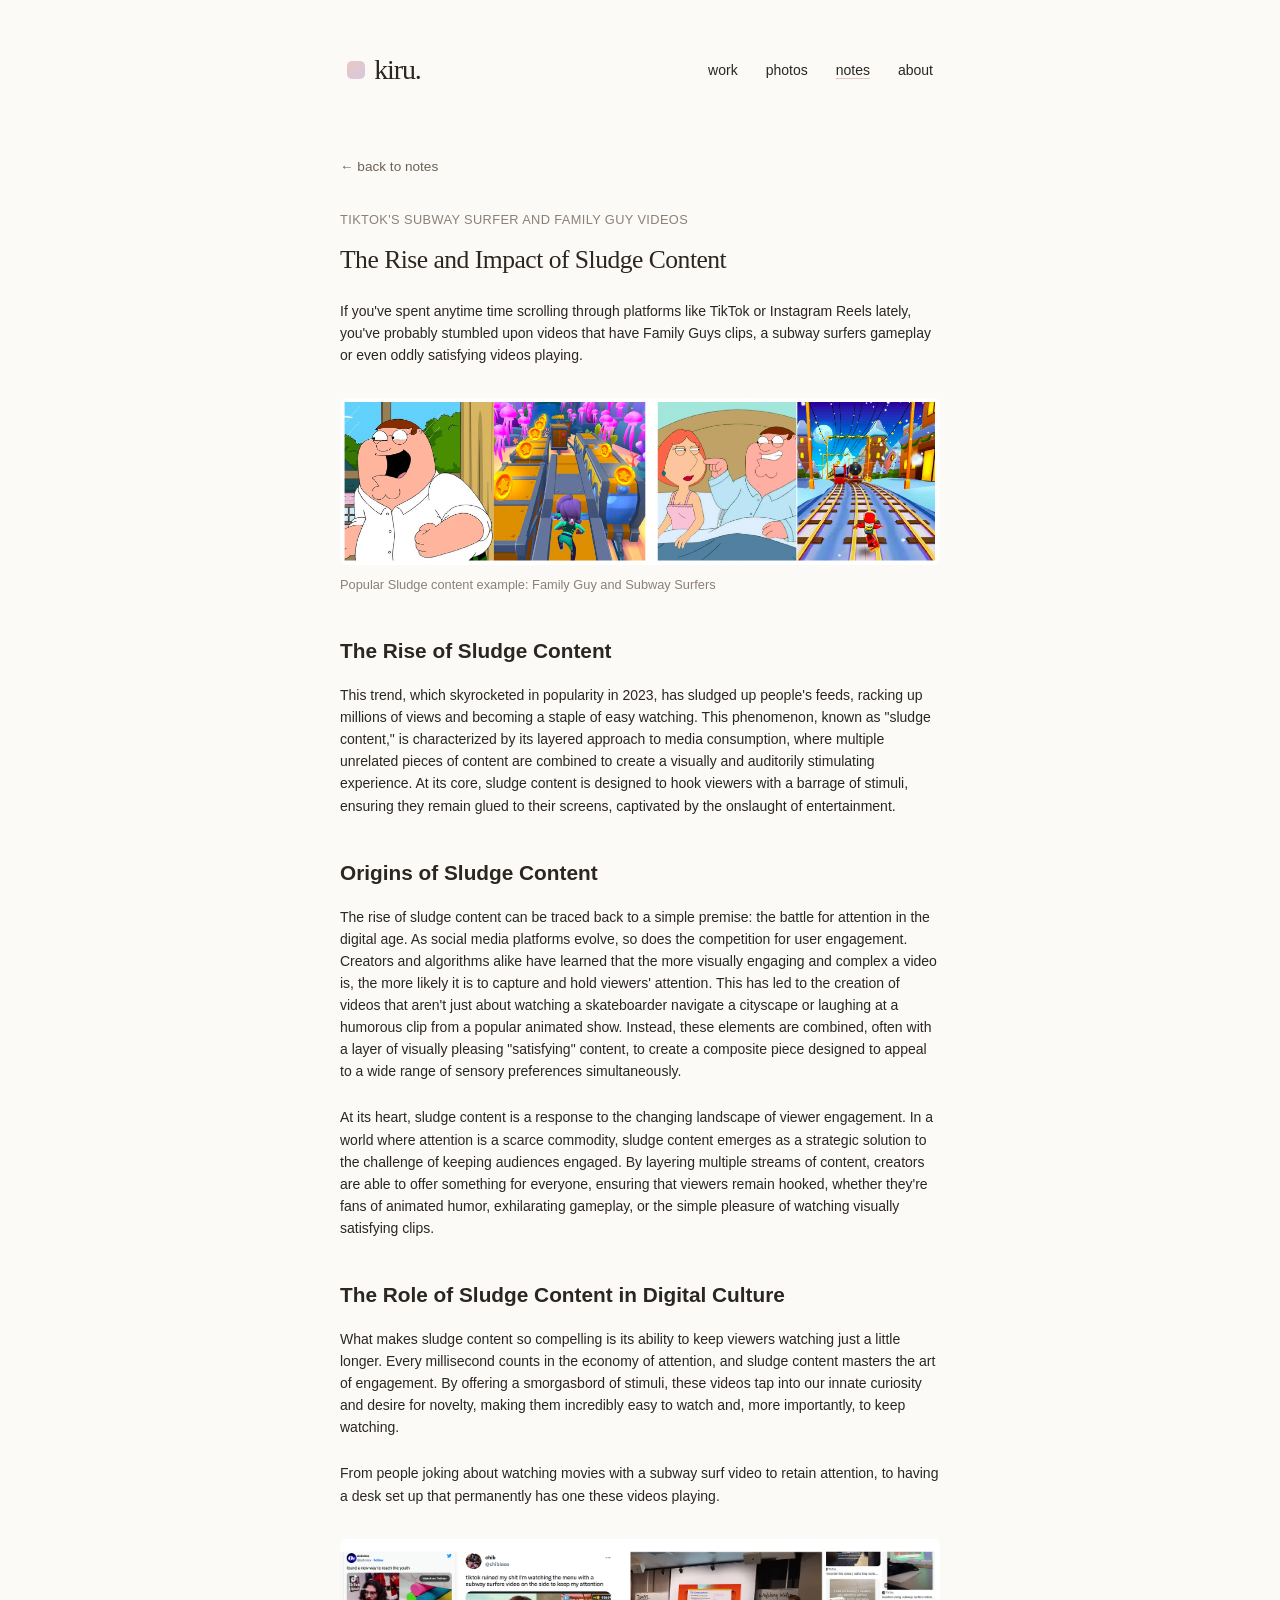
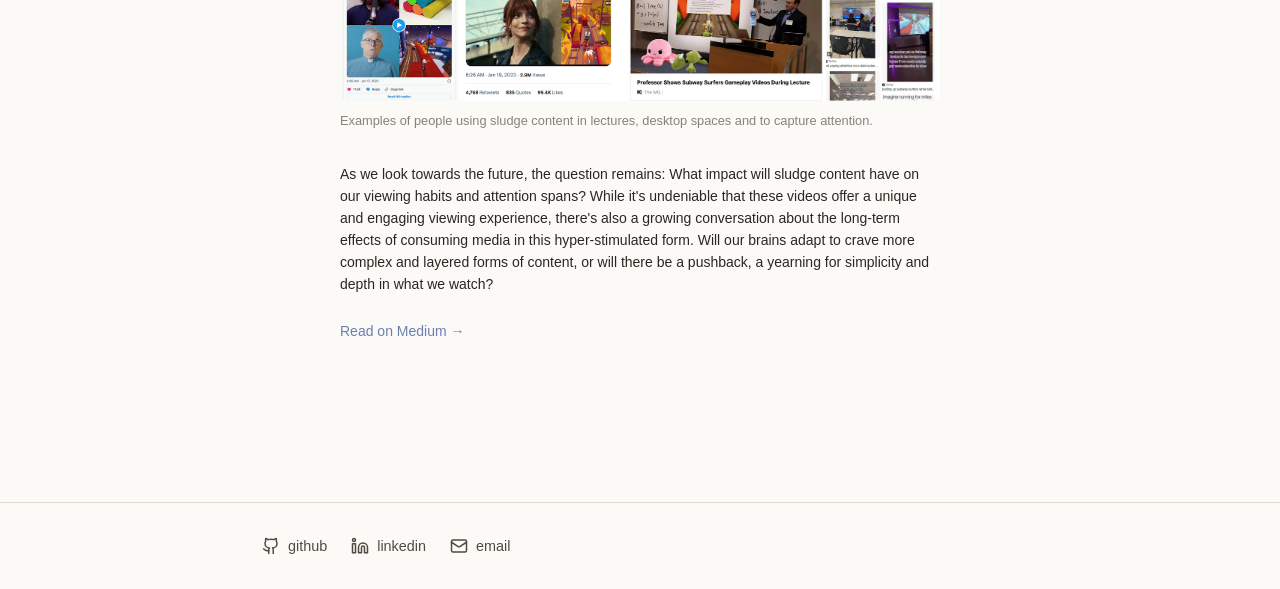
<file: notes/sludge-content.html>
<!DOCTYPE html>
<html lang="en">
<head>
    <meta charset="UTF-8">
    <meta name="viewport" content="width=device-width, initial-scale=1.0">
    <title>Kiru — The Rise and Impact of Sludge Content</title>
    <link rel="stylesheet" href="../theme.css">
    <link rel="stylesheet" href="../styles.css">
    <script src="../theme.js"></script>
</head>
<body>
    <!-- Navigation -->
    <nav class="navbar">
        <div class="nav-container">
            <a href="../index.html" class="logo">
                <span class="logo-swatch"></span>
                <span class="logo-text">kiru.</span>
            </a>
            <div class="nav-links">
                <a href="../work/index.html" class="nav-link">work</a>
                <a href="../photos/index.html" class="nav-link">photos</a>
                <a href="../notes/index.html" class="nav-link active">notes</a>
                <a href="../about/index.html" class="nav-link">about</a>
            </div>
        </div>
    </nav>

    <!-- Note Detail Page -->
    <section class="page active">
        <div class="page-container">
            <a href="../notes/index.html" class="detail-back">&larr; back to notes</a>
            <div class="detail-body">
                <p class="detail-eyebrow">TikTok's Subway Surfer and Family Guy Videos</p>
                <h1 class="detail-title">The Rise and Impact of Sludge Content</h1>

                <p class="about-text">If you've spent anytime time scrolling through platforms like TikTok or Instagram Reels lately, you've probably stumbled upon videos that have Family Guys clips, a subway surfers gameplay or even oddly satisfying videos playing.</p>

                <figure class="detail-figure">
                    <img src="../images/notes/sludge-content/famguy1.png" alt="Popular Sludge content example: Family Guy and Subway Surfers">
                    <figcaption>Popular Sludge content example: Family Guy and Subway Surfers</figcaption>
                </figure>

                <h4 class="detail-heading">The Rise of Sludge Content</h4>
                <p class="about-text">This trend, which skyrocketed in popularity in 2023, has sludged up people's feeds, racking up millions of views and becoming a staple of easy watching. This phenomenon, known as "sludge content," is characterized by its layered approach to media consumption, where multiple unrelated pieces of content are combined to create a visually and auditorily stimulating experience. At its core, sludge content is designed to hook viewers with a barrage of stimuli, ensuring they remain glued to their screens, captivated by the onslaught of entertainment.</p>

                <h4 class="detail-heading">Origins of Sludge Content</h4>
                <p class="about-text">The rise of sludge content can be traced back to a simple premise: the battle for attention in the digital age. As social media platforms evolve, so does the competition for user engagement. Creators and algorithms alike have learned that the more visually engaging and complex a video is, the more likely it is to capture and hold viewers' attention. This has led to the creation of videos that aren't just about watching a skateboarder navigate a cityscape or laughing at a humorous clip from a popular animated show. Instead, these elements are combined, often with a layer of visually pleasing "satisfying" content, to create a composite piece designed to appeal to a wide range of sensory preferences simultaneously.</p>

                <p class="about-text">At its heart, sludge content is a response to the changing landscape of viewer engagement. In a world where attention is a scarce commodity, sludge content emerges as a strategic solution to the challenge of keeping audiences engaged. By layering multiple streams of content, creators are able to offer something for everyone, ensuring that viewers remain hooked, whether they're fans of animated humor, exhilarating gameplay, or the simple pleasure of watching visually satisfying clips.</p>

                <h4 class="detail-heading">The Role of Sludge Content in Digital Culture</h4>
                <p class="about-text">What makes sludge content so compelling is its ability to keep viewers watching just a little longer. Every millisecond counts in the economy of attention, and sludge content masters the art of engagement. By offering a smorgasbord of stimuli, these videos tap into our innate curiosity and desire for novelty, making them incredibly easy to watch and, more importantly, to keep watching.</p>

                <p class="about-text">From people joking about watching movies with a subway surf video to retain attention, to having a desk set up that permanently has one these videos playing.</p>

                <figure class="detail-figure">
                    <img src="../images/notes/sludge-content/example-sludge.png" alt="Examples of people using sludge content in lectures, desktop spaces and to capture attention.">
                    <figcaption>Examples of people using sludge content in lectures, desktop spaces and to capture attention.</figcaption>
                </figure>

                <p class="about-text">As we look towards the future, the question remains: What impact will sludge content have on our viewing habits and attention spans? While it's undeniable that these videos offer a unique and engaging viewing experience, there's also a growing conversation about the long-term effects of consuming media in this hyper-stimulated form. Will our brains adapt to crave more complex and layered forms of content, or will there be a pushback, a yearning for simplicity and depth in what we watch?</p>

                <p class="about-text"><a href="https://medium.com/@rajakiru02/sludge-content-the-rise-and-impact-8619f402cde2" target="_blank" class="inline-link">Read on Medium &rarr;</a></p>
            </div>
        </div>
    </section>

    <!-- Footer -->
    <footer class="footer">
        <div class="footer-container">
            <div class="footer-social">
                <a href="https://github.com/rajakiru" target="_blank" class="footer-link">
                    <svg xmlns="http://www.w3.org/2000/svg" width="18" height="18" viewBox="0 0 24 24" fill="none" stroke="currentColor" stroke-width="2" stroke-linecap="round" stroke-linejoin="round">
                        <path d="M15 22v-4a4.8 4.8 0 0 0-1-3.5c3 0 6-2 6-5.5.08-1.25-.27-2.48-1-3.5.28-1.15.28-2.35 0-3.5 0 0-1 0-3 1.5-2.64-.5-5.36-.5-8 0C6 2 5 2 5 2c-.3 1.15-.3 2.35 0 3.5A5.403 5.403 0 0 0 4 9c0 3.5 3 5.5 6 5.5-.39.49-.68 1.05-.85 1.65-.17.6-.22 1.23-.15 1.85v4"/>
                        <path d="M9 18c-4.51 2-5-2-7-2"/>
                    </svg>
                    github
                </a>
                <a href="https://www.linkedin.com/in/rajakiru" target="_blank" class="footer-link">
                    <svg xmlns="http://www.w3.org/2000/svg" width="18" height="18" viewBox="0 0 24 24" fill="none" stroke="currentColor" stroke-width="2" stroke-linecap="round" stroke-linejoin="round">
                        <path d="M16 8a6 6 0 0 1 6 6v7h-4v-7a2 2 0 0 0-2-2 2 2 0 0 0-2 2v7h-4v-7a6 6 0 0 1 6-6z"/>
                        <rect width="4" height="12" x="2" y="9"/>
                        <circle cx="4" cy="4" r="2"/>
                    </svg>
                    linkedin
                </a>
                <a href="mailto:rajakiru02@gmail.com" class="footer-link">
                    <svg xmlns="http://www.w3.org/2000/svg" width="18" height="18" viewBox="0 0 24 24" fill="none" stroke="currentColor" stroke-width="2" stroke-linecap="round" stroke-linejoin="round">
                        <rect width="20" height="16" x="2" y="4" rx="2"/>
                        <path d="m22 7-8.97 5.7a1.94 1.94 0 0 1-2.06 0L2 7"/>
                    </svg>
                    email
                </a>
            </div>
        </div>
    </footer>
</body>
</html>
</file>
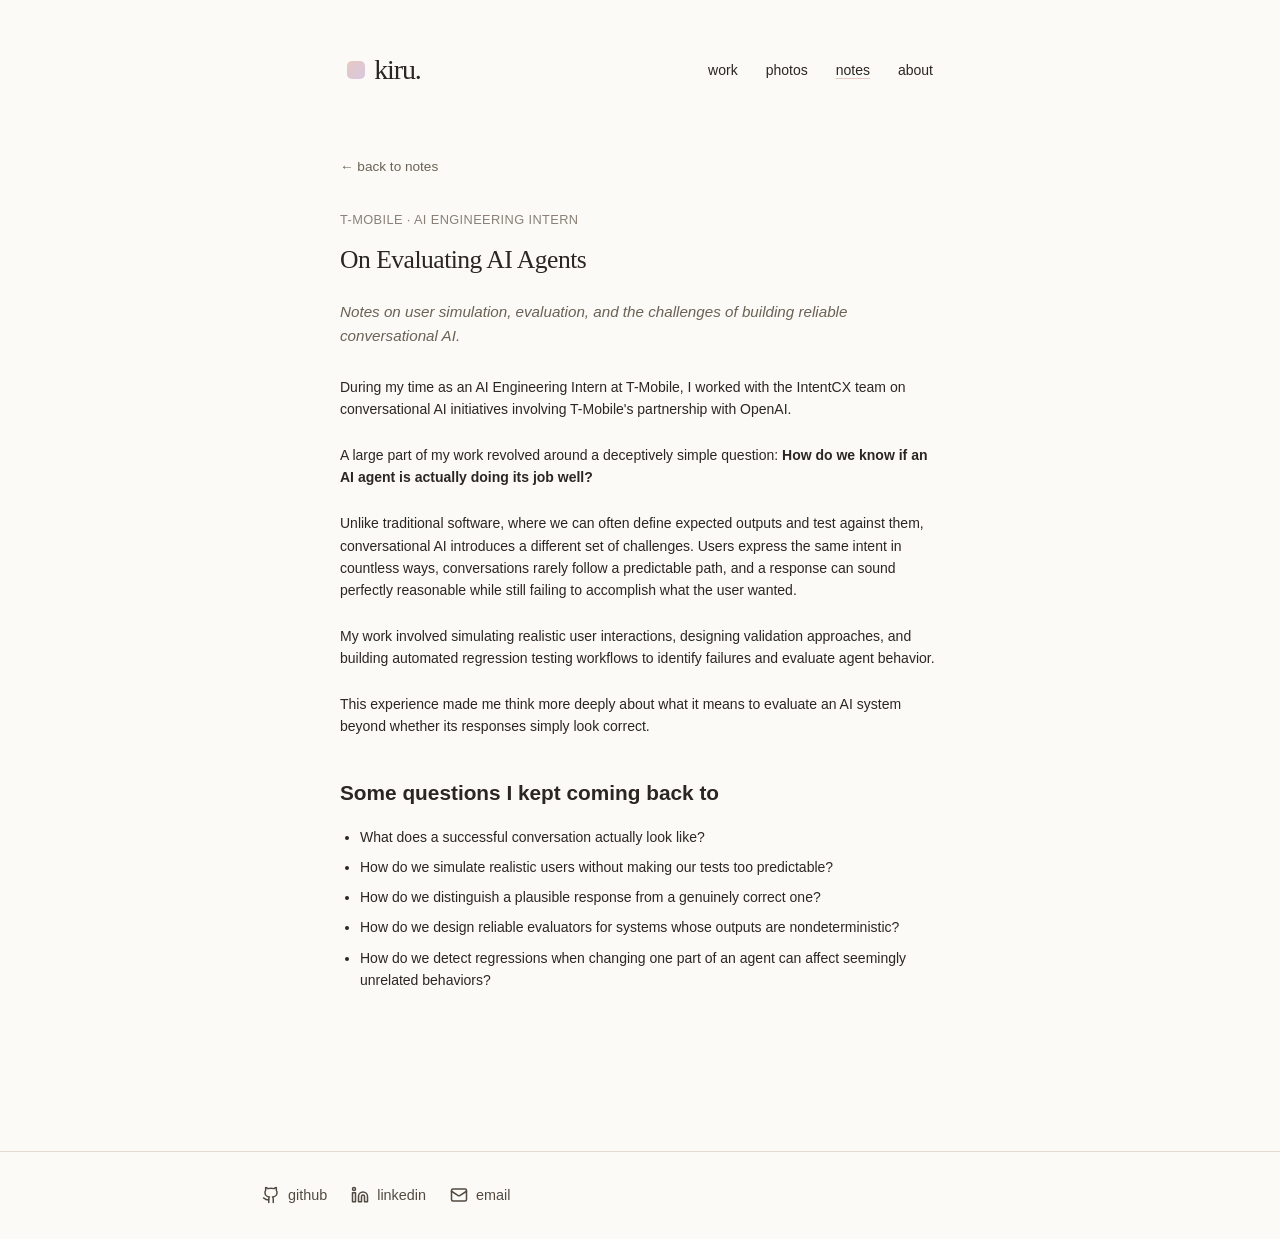
<file: notes/tmobile.html>
<!DOCTYPE html>
<html lang="en">
<head>
    <meta charset="UTF-8">
    <meta name="viewport" content="width=device-width, initial-scale=1.0">
    <title>Kiru — What I Learned at T-Mobile</title>
    <link rel="stylesheet" href="../theme.css">
    <link rel="stylesheet" href="../styles.css">
    <script src="../theme.js"></script>
</head>
<body>
    <!-- Navigation -->
    <nav class="navbar">
        <div class="nav-container">
            <a href="../index.html" class="logo">
                <span class="logo-swatch"></span>
                <span class="logo-text">kiru.</span>
            </a>
            <div class="nav-links">
                <a href="../work/index.html" class="nav-link">work</a>
                <a href="../photos/index.html" class="nav-link">photos</a>
                <a href="../notes/index.html" class="nav-link active">notes</a>
                <a href="../about/index.html" class="nav-link">about</a>
            </div>
        </div>
    </nav>

    <!-- Note Detail Page -->
    <section class="page active">
        <div class="page-container">
            <a href="../notes/index.html" class="detail-back">&larr; back to notes</a>
            <div class="detail-body">
                <p class="detail-eyebrow">T-Mobile &middot; AI Engineering Intern</p>
                <h1 class="detail-title">On Evaluating AI Agents</h1>
                <p class="detail-subtitle">Notes on user simulation, evaluation, and the challenges of building reliable conversational AI.</p>

                <p class="about-text">During my time as an AI Engineering Intern at T-Mobile, I worked with the IntentCX team on conversational AI initiatives involving T-Mobile's partnership with OpenAI.</p>

                <p class="about-text">A large part of my work revolved around a deceptively simple question: <strong>How do we know if an AI agent is actually doing its job well?</strong></p>

                <p class="about-text">Unlike traditional software, where we can often define expected outputs and test against them, conversational AI introduces a different set of challenges. Users express the same intent in countless ways, conversations rarely follow a predictable path, and a response can sound perfectly reasonable while still failing to accomplish what the user wanted.</p>

                <p class="about-text">My work involved simulating realistic user interactions, designing validation approaches, and building automated regression testing workflows to identify failures and evaluate agent behavior.</p>

                <p class="about-text">This experience made me think more deeply about what it means to evaluate an AI system beyond whether its responses simply look correct.</p>

                <h4 class="detail-heading">Some questions I kept coming back to</h4>
                <ul class="detail-features">
                    <li>What does a successful conversation actually look like?</li>
                    <li>How do we simulate realistic users without making our tests too predictable?</li>
                    <li>How do we distinguish a plausible response from a genuinely correct one?</li>
                    <li>How do we design reliable evaluators for systems whose outputs are nondeterministic?</li>
                    <li>How do we detect regressions when changing one part of an agent can affect seemingly unrelated behaviors?</li>
                </ul>
            </div>
        </div>
    </section>

    <!-- Footer -->
    <footer class="footer">
        <div class="footer-container">
            <div class="footer-social">
                <a href="https://github.com/rajakiru" target="_blank" class="footer-link">
                    <svg xmlns="http://www.w3.org/2000/svg" width="18" height="18" viewBox="0 0 24 24" fill="none" stroke="currentColor" stroke-width="2" stroke-linecap="round" stroke-linejoin="round">
                        <path d="M15 22v-4a4.8 4.8 0 0 0-1-3.5c3 0 6-2 6-5.5.08-1.25-.27-2.48-1-3.5.28-1.15.28-2.35 0-3.5 0 0-1 0-3 1.5-2.64-.5-5.36-.5-8 0C6 2 5 2 5 2c-.3 1.15-.3 2.35 0 3.5A5.403 5.403 0 0 0 4 9c0 3.5 3 5.5 6 5.5-.39.49-.68 1.05-.85 1.65-.17.6-.22 1.23-.15 1.85v4"/>
                        <path d="M9 18c-4.51 2-5-2-7-2"/>
                    </svg>
                    github
                </a>
                <a href="https://www.linkedin.com/in/rajakiru" target="_blank" class="footer-link">
                    <svg xmlns="http://www.w3.org/2000/svg" width="18" height="18" viewBox="0 0 24 24" fill="none" stroke="currentColor" stroke-width="2" stroke-linecap="round" stroke-linejoin="round">
                        <path d="M16 8a6 6 0 0 1 6 6v7h-4v-7a2 2 0 0 0-2-2 2 2 0 0 0-2 2v7h-4v-7a6 6 0 0 1 6-6z"/>
                        <rect width="4" height="12" x="2" y="9"/>
                        <circle cx="4" cy="4" r="2"/>
                    </svg>
                    linkedin
                </a>
                <a href="mailto:rajakiru02@gmail.com" class="footer-link">
                    <svg xmlns="http://www.w3.org/2000/svg" width="18" height="18" viewBox="0 0 24 24" fill="none" stroke="currentColor" stroke-width="2" stroke-linecap="round" stroke-linejoin="round">
                        <rect width="20" height="16" x="2" y="4" rx="2"/>
                        <path d="m22 7-8.97 5.7a1.94 1.94 0 0 1-2.06 0L2 7"/>
                    </svg>
                    email
                </a>
            </div>
        </div>
    </footer>
</body>
</html>
</file>
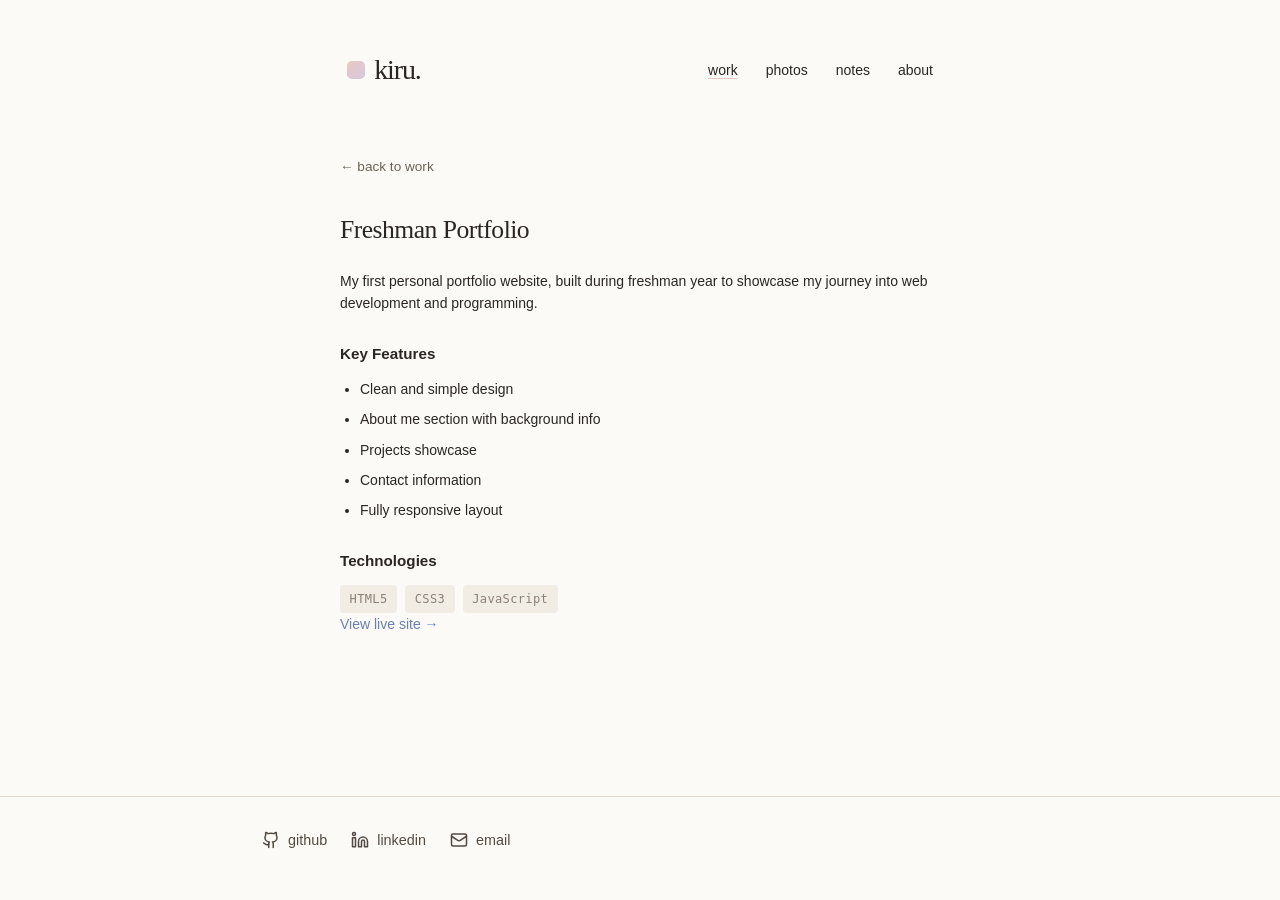
<file: work/freshman.html>
<!DOCTYPE html>
<html lang="en">
<head>
    <meta charset="UTF-8">
    <meta name="viewport" content="width=device-width, initial-scale=1.0">
    <title>Kiru — Freshman Portfolio</title>
    <link rel="stylesheet" href="../theme.css">
    <link rel="stylesheet" href="../styles.css">
    <script src="../theme.js"></script>
</head>
<body>
    <!-- Navigation -->
    <nav class="navbar">
        <div class="nav-container">
            <a href="../index.html" class="logo">
                <span class="logo-swatch"></span>
                <span class="logo-text">kiru.</span>
            </a>
            <div class="nav-links">
                <a href="../work/index.html" class="nav-link active">work</a>
                <a href="../photos/index.html" class="nav-link">photos</a>
                <a href="../notes/index.html" class="nav-link">notes</a>
                <a href="../about/index.html" class="nav-link">about</a>
            </div>
        </div>
    </nav>

    <!-- Project Detail Page -->
    <section class="page active">
        <div class="page-container">
            <a href="../work/index.html" class="detail-back">&larr; back to work</a>
            <div class="detail-body">
                <h1 class="detail-title">Freshman Portfolio</h1>
                <p class="about-text">My first personal portfolio website, built during freshman year to showcase my journey into web development and programming.</p>
                <h4 class="detail-section-title">Key Features</h4>
                <ul class="detail-features">
                    <li>Clean and simple design</li>
                    <li>About me section with background info</li>
                    <li>Projects showcase</li>
                    <li>Contact information</li>
                    <li>Fully responsive layout</li>
                </ul>
                <h4 class="detail-section-title">Technologies</h4>
                <div class="detail-tags">
                    <span class="detail-tag">HTML5</span>
                    <span class="detail-tag">CSS3</span>
                    <span class="detail-tag">JavaScript</span>
                </div>
                <p class="about-text"><a href="https://rajakiru.github.io/freshman-portfolio/" target="_blank" class="inline-link">View live site &rarr;</a></p>
            </div>
        </div>
    </section>

    <!-- Footer -->
    <footer class="footer">
        <div class="footer-container">
            <div class="footer-social">
                <a href="https://github.com/rajakiru" target="_blank" class="footer-link">
                    <svg xmlns="http://www.w3.org/2000/svg" width="18" height="18" viewBox="0 0 24 24" fill="none" stroke="currentColor" stroke-width="2" stroke-linecap="round" stroke-linejoin="round">
                        <path d="M15 22v-4a4.8 4.8 0 0 0-1-3.5c3 0 6-2 6-5.5.08-1.25-.27-2.48-1-3.5.28-1.15.28-2.35 0-3.5 0 0-1 0-3 1.5-2.64-.5-5.36-.5-8 0C6 2 5 2 5 2c-.3 1.15-.3 2.35 0 3.5A5.403 5.403 0 0 0 4 9c0 3.5 3 5.5 6 5.5-.39.49-.68 1.05-.85 1.65-.17.6-.22 1.23-.15 1.85v4"/>
                        <path d="M9 18c-4.51 2-5-2-7-2"/>
                    </svg>
                    github
                </a>
                <a href="https://www.linkedin.com/in/rajakiru" target="_blank" class="footer-link">
                    <svg xmlns="http://www.w3.org/2000/svg" width="18" height="18" viewBox="0 0 24 24" fill="none" stroke="currentColor" stroke-width="2" stroke-linecap="round" stroke-linejoin="round">
                        <path d="M16 8a6 6 0 0 1 6 6v7h-4v-7a2 2 0 0 0-2-2 2 2 0 0 0-2 2v7h-4v-7a6 6 0 0 1 6-6z"/>
                        <rect width="4" height="12" x="2" y="9"/>
                        <circle cx="4" cy="4" r="2"/>
                    </svg>
                    linkedin
                </a>
                <a href="mailto:rajakiru02@gmail.com" class="footer-link">
                    <svg xmlns="http://www.w3.org/2000/svg" width="18" height="18" viewBox="0 0 24 24" fill="none" stroke="currentColor" stroke-width="2" stroke-linecap="round" stroke-linejoin="round">
                        <rect width="20" height="16" x="2" y="4" rx="2"/>
                        <path d="m22 7-8.97 5.7a1.94 1.94 0 0 1-2.06 0L2 7"/>
                    </svg>
                    email
                </a>
            </div>
        </div>
    </footer>
</body>
</html>
</file>
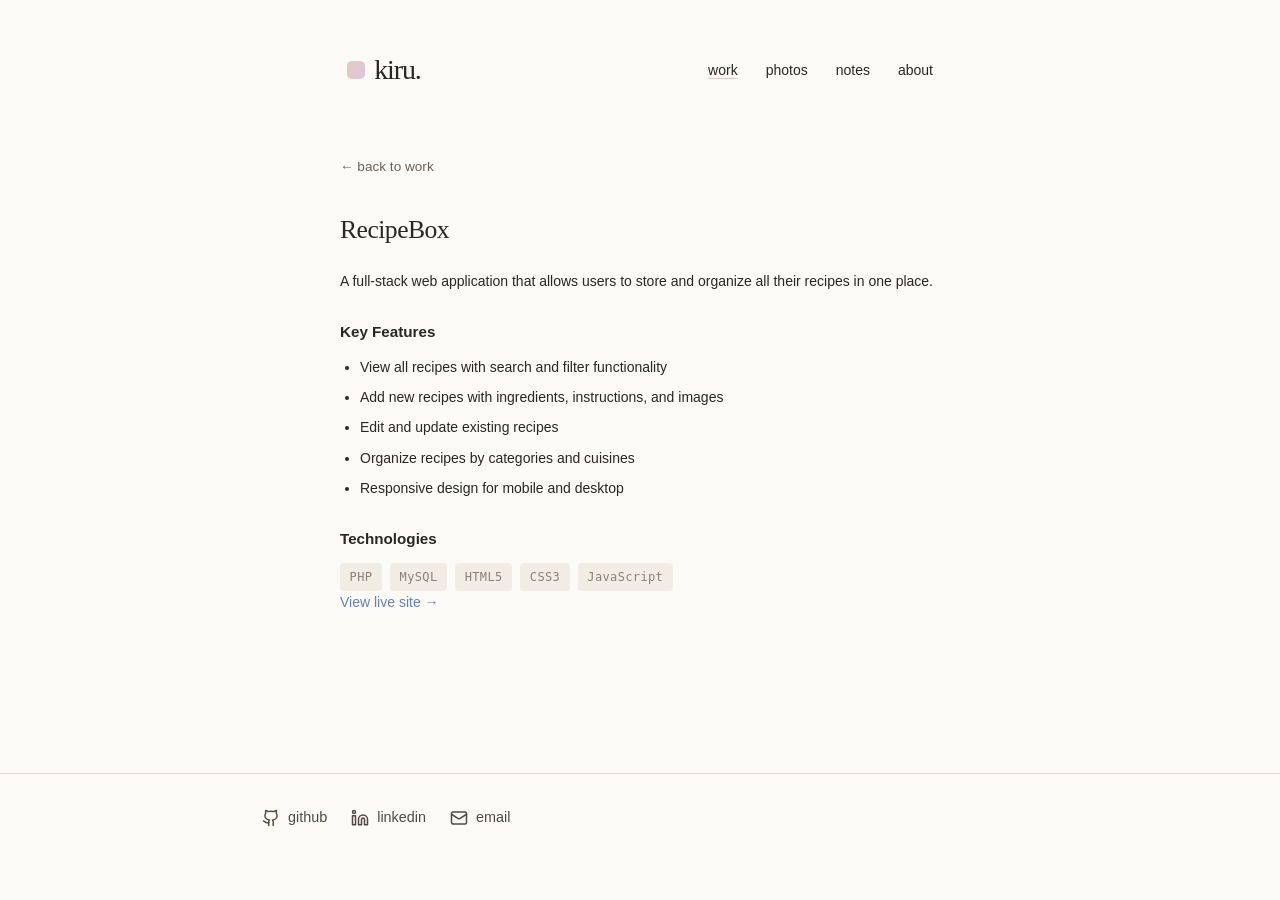
<file: work/recipebox.html>
<!DOCTYPE html>
<html lang="en">
<head>
    <meta charset="UTF-8">
    <meta name="viewport" content="width=device-width, initial-scale=1.0">
    <title>Kiru — RecipeBox</title>
    <link rel="stylesheet" href="../theme.css">
    <link rel="stylesheet" href="../styles.css">
    <script src="../theme.js"></script>
</head>
<body>
    <!-- Navigation -->
    <nav class="navbar">
        <div class="nav-container">
            <a href="../index.html" class="logo">
                <span class="logo-swatch"></span>
                <span class="logo-text">kiru.</span>
            </a>
            <div class="nav-links">
                <a href="../work/index.html" class="nav-link active">work</a>
                <a href="../photos/index.html" class="nav-link">photos</a>
                <a href="../notes/index.html" class="nav-link">notes</a>
                <a href="../about/index.html" class="nav-link">about</a>
            </div>
        </div>
    </nav>

    <!-- Project Detail Page -->
    <section class="page active">
        <div class="page-container">
            <a href="../work/index.html" class="detail-back">&larr; back to work</a>
            <div class="detail-body">
                <h1 class="detail-title">RecipeBox</h1>
                <p class="about-text">A full-stack web application that allows users to store and organize all their recipes in one place.</p>
                <h4 class="detail-section-title">Key Features</h4>
                <ul class="detail-features">
                    <li>View all recipes with search and filter functionality</li>
                    <li>Add new recipes with ingredients, instructions, and images</li>
                    <li>Edit and update existing recipes</li>
                    <li>Organize recipes by categories and cuisines</li>
                    <li>Responsive design for mobile and desktop</li>
                </ul>
                <h4 class="detail-section-title">Technologies</h4>
                <div class="detail-tags">
                    <span class="detail-tag">PHP</span>
                    <span class="detail-tag">MySQL</span>
                    <span class="detail-tag">HTML5</span>
                    <span class="detail-tag">CSS3</span>
                    <span class="detail-tag">JavaScript</span>
                </div>
                <p class="about-text"><a href="https://recipebox.infinityfree.me/main.html" target="_blank" class="inline-link">View live site &rarr;</a></p>
            </div>
        </div>
    </section>

    <!-- Footer -->
    <footer class="footer">
        <div class="footer-container">
            <div class="footer-social">
                <a href="https://github.com/rajakiru" target="_blank" class="footer-link">
                    <svg xmlns="http://www.w3.org/2000/svg" width="18" height="18" viewBox="0 0 24 24" fill="none" stroke="currentColor" stroke-width="2" stroke-linecap="round" stroke-linejoin="round">
                        <path d="M15 22v-4a4.8 4.8 0 0 0-1-3.5c3 0 6-2 6-5.5.08-1.25-.27-2.48-1-3.5.28-1.15.28-2.35 0-3.5 0 0-1 0-3 1.5-2.64-.5-5.36-.5-8 0C6 2 5 2 5 2c-.3 1.15-.3 2.35 0 3.5A5.403 5.403 0 0 0 4 9c0 3.5 3 5.5 6 5.5-.39.49-.68 1.05-.85 1.65-.17.6-.22 1.23-.15 1.85v4"/>
                        <path d="M9 18c-4.51 2-5-2-7-2"/>
                    </svg>
                    github
                </a>
                <a href="https://www.linkedin.com/in/rajakiru" target="_blank" class="footer-link">
                    <svg xmlns="http://www.w3.org/2000/svg" width="18" height="18" viewBox="0 0 24 24" fill="none" stroke="currentColor" stroke-width="2" stroke-linecap="round" stroke-linejoin="round">
                        <path d="M16 8a6 6 0 0 1 6 6v7h-4v-7a2 2 0 0 0-2-2 2 2 0 0 0-2 2v7h-4v-7a6 6 0 0 1 6-6z"/>
                        <rect width="4" height="12" x="2" y="9"/>
                        <circle cx="4" cy="4" r="2"/>
                    </svg>
                    linkedin
                </a>
                <a href="mailto:rajakiru02@gmail.com" class="footer-link">
                    <svg xmlns="http://www.w3.org/2000/svg" width="18" height="18" viewBox="0 0 24 24" fill="none" stroke="currentColor" stroke-width="2" stroke-linecap="round" stroke-linejoin="round">
                        <rect width="20" height="16" x="2" y="4" rx="2"/>
                        <path d="m22 7-8.97 5.7a1.94 1.94 0 0 1-2.06 0L2 7"/>
                    </svg>
                    email
                </a>
            </div>
        </div>
    </footer>
</body>
</html>
</file>
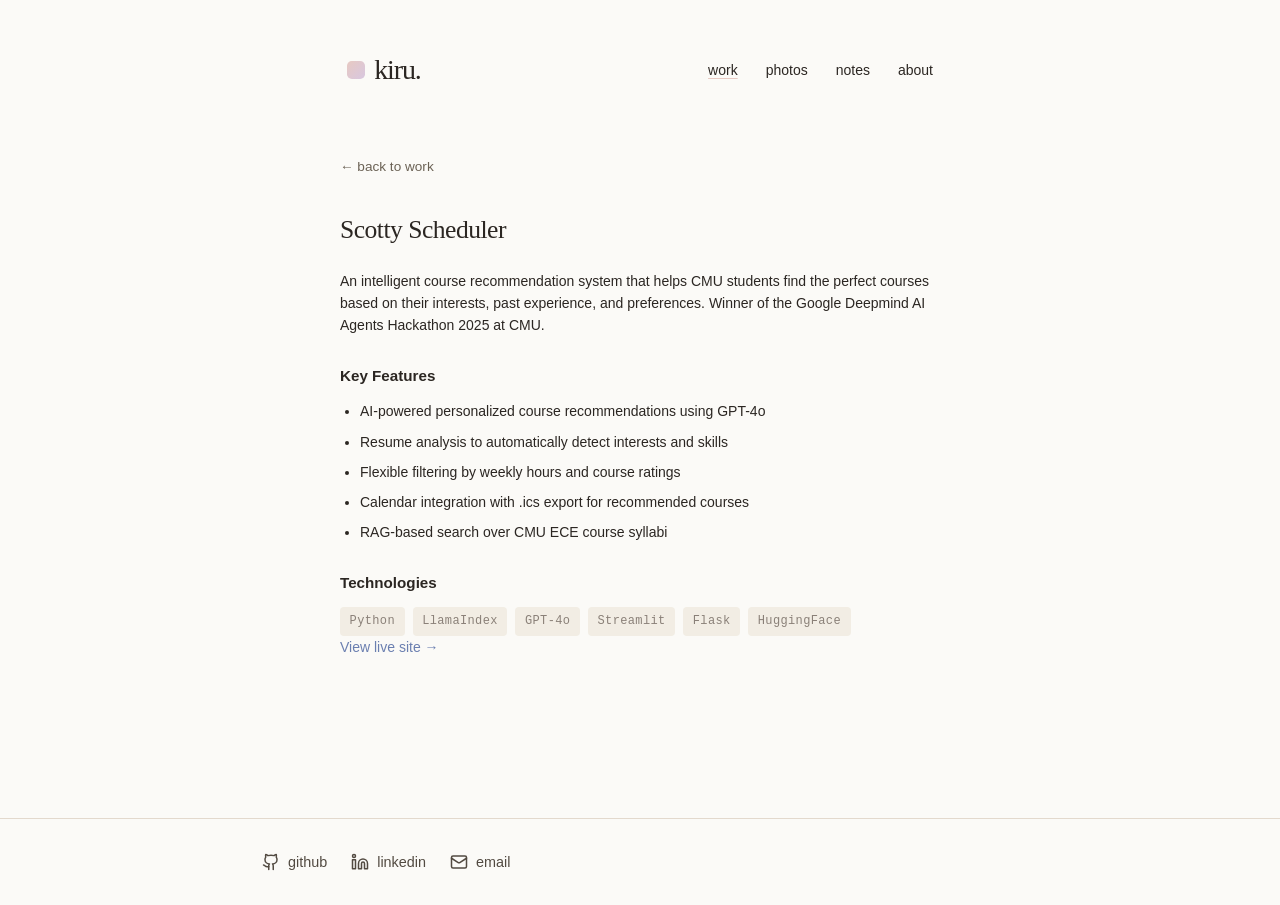
<file: work/scotty.html>
<!DOCTYPE html>
<html lang="en">
<head>
    <meta charset="UTF-8">
    <meta name="viewport" content="width=device-width, initial-scale=1.0">
    <title>Kiru — Scotty Scheduler</title>
    <link rel="stylesheet" href="../theme.css">
    <link rel="stylesheet" href="../styles.css">
    <script src="../theme.js"></script>
</head>
<body>
    <!-- Navigation -->
    <nav class="navbar">
        <div class="nav-container">
            <a href="../index.html" class="logo">
                <span class="logo-swatch"></span>
                <span class="logo-text">kiru.</span>
            </a>
            <div class="nav-links">
                <a href="../work/index.html" class="nav-link active">work</a>
                <a href="../photos/index.html" class="nav-link">photos</a>
                <a href="../notes/index.html" class="nav-link">notes</a>
                <a href="../about/index.html" class="nav-link">about</a>
            </div>
        </div>
    </nav>

    <!-- Project Detail Page -->
    <section class="page active">
        <div class="page-container">
            <a href="../work/index.html" class="detail-back">&larr; back to work</a>
            <div class="detail-body">
                <h1 class="detail-title">Scotty Scheduler</h1>
                <p class="about-text">An intelligent course recommendation system that helps CMU students find the perfect courses based on their interests, past experience, and preferences. Winner of the Google Deepmind AI Agents Hackathon 2025 at CMU.</p>
                <h4 class="detail-section-title">Key Features</h4>
                <ul class="detail-features">
                    <li>AI-powered personalized course recommendations using GPT-4o</li>
                    <li>Resume analysis to automatically detect interests and skills</li>
                    <li>Flexible filtering by weekly hours and course ratings</li>
                    <li>Calendar integration with .ics export for recommended courses</li>
                    <li>RAG-based search over CMU ECE course syllabi</li>
                </ul>
                <h4 class="detail-section-title">Technologies</h4>
                <div class="detail-tags">
                    <span class="detail-tag">Python</span>
                    <span class="detail-tag">LlamaIndex</span>
                    <span class="detail-tag">GPT-4o</span>
                    <span class="detail-tag">Streamlit</span>
                    <span class="detail-tag">Flask</span>
                    <span class="detail-tag">HuggingFace</span>
                </div>
                <p class="about-text"><a href="https://scottyscheduler.streamlit.app/" target="_blank" class="inline-link">View live site &rarr;</a></p>
            </div>
        </div>
    </section>

    <!-- Footer -->
    <footer class="footer">
        <div class="footer-container">
            <div class="footer-social">
                <a href="https://github.com/rajakiru" target="_blank" class="footer-link">
                    <svg xmlns="http://www.w3.org/2000/svg" width="18" height="18" viewBox="0 0 24 24" fill="none" stroke="currentColor" stroke-width="2" stroke-linecap="round" stroke-linejoin="round">
                        <path d="M15 22v-4a4.8 4.8 0 0 0-1-3.5c3 0 6-2 6-5.5.08-1.25-.27-2.48-1-3.5.28-1.15.28-2.35 0-3.5 0 0-1 0-3 1.5-2.64-.5-5.36-.5-8 0C6 2 5 2 5 2c-.3 1.15-.3 2.35 0 3.5A5.403 5.403 0 0 0 4 9c0 3.5 3 5.5 6 5.5-.39.49-.68 1.05-.85 1.65-.17.6-.22 1.23-.15 1.85v4"/>
                        <path d="M9 18c-4.51 2-5-2-7-2"/>
                    </svg>
                    github
                </a>
                <a href="https://www.linkedin.com/in/rajakiru" target="_blank" class="footer-link">
                    <svg xmlns="http://www.w3.org/2000/svg" width="18" height="18" viewBox="0 0 24 24" fill="none" stroke="currentColor" stroke-width="2" stroke-linecap="round" stroke-linejoin="round">
                        <path d="M16 8a6 6 0 0 1 6 6v7h-4v-7a2 2 0 0 0-2-2 2 2 0 0 0-2 2v7h-4v-7a6 6 0 0 1 6-6z"/>
                        <rect width="4" height="12" x="2" y="9"/>
                        <circle cx="4" cy="4" r="2"/>
                    </svg>
                    linkedin
                </a>
                <a href="mailto:rajakiru02@gmail.com" class="footer-link">
                    <svg xmlns="http://www.w3.org/2000/svg" width="18" height="18" viewBox="0 0 24 24" fill="none" stroke="currentColor" stroke-width="2" stroke-linecap="round" stroke-linejoin="round">
                        <rect width="20" height="16" x="2" y="4" rx="2"/>
                        <path d="m22 7-8.97 5.7a1.94 1.94 0 0 1-2.06 0L2 7"/>
                    </svg>
                    email
                </a>
            </div>
        </div>
    </footer>
</body>
</html>
</file>
<file: theme.css>
/* Theme variables + presets. Loaded before styles.css so colors below are
   available wherever styles.css references var(--c-*). */
:root {
    --c-bg: #fbfaf7;
    --c-text: #2b2622;
    --c-text-rgb: 43, 38, 34;
    --c-text-strong: #171717;
    --c-muted: #8a8078;
    --c-dim: #6b6255;
    --c-soft: #7a6f63;
    --c-table: #4b4438;
    --c-footer-text: #524a41;
    --c-border: #e5e0d5;
    --c-border-footer: #e3d9cd;
    --c-chip-bg: #f2ede4;
    --c-link: #6b7fb0;

    /* accent is independent of the background mood below and can be
       overridden by the visitor (see theme.js) */
    --c-accent-a: #e7c9c2;
    --c-accent-b: #d8c7e0;
}

:root[data-theme="sage"] {
    --c-bg: #f6f7f1;
    --c-text: #262e26;
    --c-text-rgb: 38, 46, 38;
    --c-text-strong: #181f18;
    --c-muted: #848f7e;
    --c-dim: #5f6a58;
    --c-soft: #6f7a68;
    --c-table: #424c3d;
    --c-footer-text: #4c5646;
    --c-border: #e1e6d7;
    --c-border-footer: #dde3d1;
    --c-chip-bg: #ecf0e2;
    --c-link: #6b8a7f;
}

:root[data-theme="blush"] {
    --c-bg: #fbf1ef;
    --c-text: #2e2320;
    --c-text-rgb: 46, 35, 32;
    --c-text-strong: #1c1312;
    --c-muted: #957f7a;
    --c-dim: #6f5650;
    --c-soft: #816760;
    --c-table: #513d38;
    --c-footer-text: #5a4440;
    --c-border: #ecd9d4;
    --c-border-footer: #e8d2cc;
    --c-chip-bg: #f6e4df;
    --c-link: #b07a8c;
}

:root[data-theme="dark"] {
    --c-bg: #1b1917;
    --c-text: #ece6dd;
    --c-text-rgb: 236, 230, 221;
    --c-text-strong: #fbfaf7;
    --c-muted: #978d82;
    --c-dim: #c7bfb4;
    --c-soft: #b2a89d;
    --c-table: #d6cdc1;
    --c-footer-text: #a89d92;
    --c-border: #332f2a;
    --c-border-footer: #3a352f;
    --c-chip-bg: #252220;
    --c-link: #9db0d6;
}

/* Theme popover trigger (wraps the existing .logo-swatch) */
.theme-trigger {
    position: relative;
    cursor: pointer;
}

.theme-popover {
    position: absolute;
    top: calc(100% + 10px);
    left: 0;
    z-index: 50;
    width: 208px;
    padding: 14px;
    border-radius: 12px;
    background-color: var(--c-bg);
    border: 1px solid var(--c-border);
    box-shadow: 0 8px 24px rgba(var(--c-text-rgb), 0.12);
    font-family: Inter, ui-sans-serif, -apple-system, BlinkMacSystemFont, "Segoe UI", sans-serif;
    opacity: 0;
    transform: translateY(-4px);
    visibility: hidden;
    transition: opacity 0.15s ease, transform 0.15s ease;
}

.theme-popover.open {
    opacity: 1;
    transform: translateY(0);
    visibility: visible;
}

.theme-popover-handle {
    display: flex;
    justify-content: center;
    align-items: center;
    gap: 3px;
    height: 14px;
    margin: -4px -4px 8px;
    border-radius: 6px;
    cursor: grab;
    touch-action: none;
}

.theme-popover-handle:active {
    cursor: grabbing;
}

.theme-popover-handle span {
    width: 3px;
    height: 3px;
    border-radius: 50%;
    background: var(--c-muted);
}

.theme-popover-label {
    font-size: 11px;
    letter-spacing: 0.04em;
    text-transform: uppercase;
    color: var(--c-muted);
    margin-bottom: 8px;
    display: block;
}

.theme-popover-label:not(:first-child) {
    margin-top: 14px;
}

.theme-swatch-row {
    display: flex;
    gap: 8px;
    flex-wrap: wrap;
}

.theme-swatch {
    width: 22px;
    height: 22px;
    border-radius: 50%;
    border: 1px solid rgba(var(--c-text-rgb), 0.1);
    cursor: pointer;
    padding: 0;
    position: relative;
}

.theme-swatch.is-active::after {
    content: "";
    position: absolute;
    inset: -3px;
    border: 1px solid var(--c-text);
    border-radius: 50%;
}

.theme-swatch-accent {
    width: 20px;
    height: 20px;
}
</file>
<file: styles.css>
/* Reset and Base Styles */
* {
    margin: 0;
    padding: 0;
    box-sizing: border-box;
}

body {
    font-family: Inter, -apple-system, BlinkMacSystemFont, "Segoe UI", Helvetica, Arial, sans-serif;
    background-color: var(--c-bg);
    color: var(--c-text);
    font-size: 18px;
    line-height: 1.58;
    min-height: 100vh;
    transition: background-color 0.25s ease, color 0.25s ease;
}

/* Navigation */
.navbar {
    background-color: var(--c-bg);
    padding: 3rem 0 2rem;
}

.nav-container {
    max-width: 650px;
    margin: 0 auto;
    padding: 0 2rem;
    display: flex;
    align-items: center;
    justify-content: space-between;
}

.logo {
    display: flex;
    align-items: center;
    gap: 0.6rem;
    background: none;
    border: none;
    padding: 0;
    cursor: pointer;
    text-decoration: none;
    font-family: Georgia, "Times New Roman", serif;
    font-size: 28px;
    font-weight: 400;
    letter-spacing: -0.04em;
    color: var(--c-text);
}

.logo-swatch {
    display: inline-block;
    width: 1.1rem;
    height: 1.1rem;
    border-radius: 0.3rem;
    background: linear-gradient(135deg, var(--c-accent-a) 0%, var(--c-accent-b) 100%);
}

.nav-links {
    display: flex;
    gap: 1.75rem;
}

.nav-link {
    background: none;
    border: none;
    text-decoration: none;
    font-family: Inter, ui-sans-serif, -apple-system, BlinkMacSystemFont, "Segoe UI", sans-serif;
    font-size: 14px;
    font-weight: 400;
    color: var(--c-text);
    cursor: pointer;
    padding: 0;
    transition: color 0.2s ease;
}

.nav-link:hover {
    color: var(--c-soft);
}

.nav-link.active {
    text-decoration: underline;
    text-decoration-color: var(--c-accent-a);
    text-underline-offset: 3px;
}

/* Pages */
.page {
    display: none;
    padding-bottom: 6rem;
}

.page.active {
    display: block;
}

.page-container {
    max-width: 820px;
    margin: 0 auto;
    padding: 0 2rem;
}

/* About / Home Page */
.about-page {
    padding-top: 1rem;
}

.hero-figure {
    position: relative;
    max-width: 600px;
    margin: 0 auto 0.75rem;
}

.hero-image {
    display: block;
    width: 100%;
    height: auto;
    max-height: 360px;
    border-radius: 0.375rem;
    object-fit: cover;
}

.hero-caption {
    position: absolute;
    right: 0.75rem;
    bottom: 0.75rem;
    padding: 0.25rem 0.6rem;
    background-color: rgba(var(--c-text-rgb), 0.55);
    border-radius: 0.25rem;
    font-size: 0.75rem;
    color: var(--c-bg);
    opacity: 0;
    transition: opacity 0.2s ease;
    pointer-events: none;
}

.hero-figure:hover .hero-caption {
    opacity: 1;
}

.about-content {
    max-width: 590px;
    margin: 2rem auto 0;
}

.about-heading {
    font-size: 1.15rem;
    font-weight: 700;
    color: var(--c-text);
    margin-bottom: 1.5rem;
    line-height: 1.4;
}

.about-text {
    font-size: 14px;
    line-height: 1.58;
    color: var(--c-text);
    margin-bottom: 1.5rem;
}

.inline-link {
    color: var(--c-link);
    text-decoration: none;
}

.inline-link:hover {
    text-decoration: underline;
}

/* Resume: Education & Work Experience */

.resume-section {
    max-width: 590px;
    margin: 2.5rem auto 0;
}

.resume-group + .resume-group {
    border-top: 1px solid var(--c-border);
    margin-top: 1.5rem;
    padding-top: 1.5rem;
}

.resume-group-title {
    list-style: none;
    display: flex;
    align-items: center;
    justify-content: space-between;
    padding: 0 0 1.5rem;
    font-size: 1.15rem;
    font-weight: 400;
    color: var(--c-text);
    cursor: pointer;
}

.resume-group-title::-webkit-details-marker {
    display: none;
}

.resume-chevron {
    flex-shrink: 0;
    color: var(--c-text-strong);
    transition: transform 0.2s ease;
}

.resume-group:not([open]) .resume-chevron {
    transform: rotate(-90deg);
}

.resume-items {
    display: flex;
    flex-direction: column;
    gap: 1.5rem;
    padding-bottom: 0.5rem;
}

.resume-item-header {
    display: flex;
    justify-content: space-between;
    align-items: baseline;
    gap: 1rem;
    margin-bottom: 0.3rem;
}

.resume-item-title,
.resume-item-title-link {
    font-size: 1.05rem;
    font-weight: 400;
    color: var(--c-text-strong);
    text-decoration: none;
}

.resume-item-title-link:hover {
    text-decoration: underline;
}

.resume-item-date {
    font-size: 13px;
    color: var(--c-muted);
    white-space: nowrap;
}

.resume-item-subtitle {
    font-size: 14px;
    line-height: 1.5;
    color: var(--c-muted);
}

.resume-item-desc {
    font-size: 14px;
    line-height: 1.58;
    color: var(--c-text);
    margin-top: 0.3rem;
}

.resume-item-link {
    display: inline-block;
    font-size: 13px;
    color: var(--c-text-strong);
    text-decoration: underline;
    text-underline-offset: 3px;
    margin-top: 0.4rem;
}

.resume-item-link:hover {
    opacity: 0.6;
}

/* Project Detail Page */
.detail-back {
    display: block;
    max-width: 600px;
    margin: 2rem auto 2rem;
    background: none;
    border: none;
    padding: 0;
    font-family: inherit;
    font-size: 0.85rem;
    color: var(--c-dim);
    text-decoration: none;
    cursor: pointer;
}

.detail-back:hover {
    color: var(--c-text);
}

.detail-body {
    max-width: 600px;
    margin: 0 auto 4rem;
}

.detail-eyebrow {
    font-size: 0.8rem;
    letter-spacing: 0.03em;
    text-transform: uppercase;
    color: var(--c-muted);
    margin-bottom: 0.6rem;
}

.detail-title {
    font-family: Georgia, "Times New Roman", serif;
    font-size: 1.6rem;
    font-weight: 400;
    letter-spacing: -0.02em;
    color: var(--c-text);
    margin-bottom: 1.25rem;
}

.detail-subtitle {
    font-style: italic;
    font-size: 0.95rem;
    color: var(--c-dim);
    line-height: 1.58;
    margin-bottom: 1.75rem;
}

.detail-tagline {
    font-size: 0.85rem;
    font-weight: 700;
    color: var(--c-dim);
    margin-bottom: 1.5rem;
}

.detail-heading {
    font-size: 1.3rem;
    font-weight: 700;
    color: var(--c-text);
    margin: 2.5rem 0 1rem;
}

.detail-subheading {
    font-size: 1.05rem;
    font-weight: 700;
    color: var(--c-text);
    margin: 1.75rem 0 0.75rem;
}

.detail-divider {
    max-width: 100%;
    border: none;
    border-top: 1px solid var(--c-border);
    margin: 2.5rem 0;
}

.detail-table-wrap {
    overflow-x: auto;
    margin: 1.5rem 0;
}

.detail-table {
    width: 100%;
    border-collapse: collapse;
    font-size: 13px;
}

.detail-table th,
.detail-table td {
    text-align: left;
    padding: 0.6rem 0.75rem;
    border-bottom: 1px solid var(--c-border);
}

.detail-table th {
    font-weight: 700;
    color: var(--c-text);
}

.detail-table td {
    color: var(--c-table);
}

.detail-table td:last-child,
.detail-table th:last-child {
    text-align: right;
}

.detail-caption {
    font-size: 0.85rem;
    font-style: italic;
    color: var(--c-muted);
    border-left: 2px solid var(--c-border);
    padding-left: 0.85rem;
    margin: 1.5rem 0;
}

.detail-figure {
    margin: 2rem 0;
}

.detail-figure img {
    display: block;
    width: 100%;
    height: auto;
    border-radius: 0.375rem;
}

.detail-figure figcaption {
    font-size: 0.8rem;
    color: var(--c-muted);
    margin-top: 0.6rem;
}

.detail-section-title {
    font-size: 0.95rem;
    font-weight: 700;
    color: var(--c-text);
    margin: 1.75rem 0 0.75rem;
}

.detail-features {
    padding-left: 1.25rem;
}

.detail-features li {
    font-size: 14px;
    line-height: 1.58;
    color: var(--c-text);
    margin-bottom: 0.5rem;
}

.detail-tags {
    display: flex;
    flex-wrap: wrap;
    gap: 0.5rem;
}

.detail-tag {
    font-family: 'SF Mono', 'Fira Code', 'Consolas', monospace;
    font-size: 0.75rem;
    letter-spacing: 0.03em;
    color: var(--c-muted);
    background-color: var(--c-chip-bg);
    border-radius: 0.25rem;
    padding: 0.3rem 0.6rem;
}

/* Work / Notes Pages */
.page-title {
    max-width: 600px;
    margin-left: auto;
    margin-right: auto;
    font-family: Georgia, "Times New Roman", serif;
    font-size: 1.4rem;
    font-weight: 400;
    letter-spacing: -0.02em;
    color: var(--c-text);
    margin-top: 1rem;
    margin-bottom: 0.6rem;
}

.placeholder-text {
    max-width: 600px;
    margin-left: auto;
    margin-right: auto;
    color: var(--c-soft);
    font-size: 1rem;
    margin-bottom: 3rem;
}

/* Work Page */
.work-subtitle {
    max-width: 600px;
    margin-left: auto;
    margin-right: auto;
    font-size: 0.9rem;
    color: var(--c-dim);
    line-height: 1.5;
    margin-bottom: 2.5rem;
}

.work-filters {
    max-width: 600px;
    margin: 0 auto 2rem;
    display: flex;
    gap: 0.85rem;
}

.filter-btn {
    background: none;
    border: none;
    padding: 0;
    font-family: Inter, ui-sans-serif, -apple-system, BlinkMacSystemFont, "Segoe UI", sans-serif;
    font-size: 0.8rem;
    color: var(--c-muted);
    cursor: pointer;
    transition: color 0.2s ease;
}

.filter-btn:hover {
    color: var(--c-text);
}

.filter-btn.active {
    color: var(--c-text-strong);
    text-decoration: underline;
    text-decoration-color: var(--c-accent-a);
    text-underline-offset: 3px;
}

.work-list {
    max-width: 600px;
    margin-left: auto;
    margin-right: auto;
    display: flex;
    flex-direction: column;
    margin-bottom: 3rem;
}

.work-card {
    padding: 1.75rem 0;
    border-bottom: 1px solid var(--c-border);
    transition: opacity 0.2s ease;
}

.work-list .work-card:first-child {
    padding-top: 0;
}

.work-list .work-card:last-child {
    border-bottom: none;
}

.work-list .work-card.is-first-visible {
    padding-top: 0;
}

.work-list .work-card.is-last-visible {
    border-bottom: none;
}

.work-card.project-card,
.work-card.note-card {
    position: relative;
    cursor: pointer;
}

.work-card.project-card:hover,
.work-card.note-card:hover {
    opacity: 0.65;
}

.work-card-header {
    display: flex;
    justify-content: space-between;
    align-items: baseline;
    gap: 1rem;
    margin-bottom: 0.5rem;
}

.work-card-title {
    font-size: 1.05rem;
    font-weight: 400;
    color: var(--c-text-strong);
}

.work-card-title-link {
    color: inherit;
    text-decoration: none;
}

.work-card-title-link::after {
    content: "";
    position: absolute;
    inset: 0;
}

.work-card-link {
    position: relative;
    z-index: 2;
    font-family: Inter, ui-sans-serif, -apple-system, BlinkMacSystemFont, "Segoe UI", sans-serif;
    font-size: 0.75rem;
    color: var(--c-text-strong);
    text-decoration: underline;
    text-underline-offset: 3px;
    white-space: nowrap;
}

a.work-card-link:hover {
    opacity: 0.6;
}

.work-card-desc {
    font-size: 0.9rem;
    color: var(--c-table);
    line-height: 1.58;
    margin-bottom: 0.75rem;
}

.work-card-tags {
    font-family: 'SF Mono', 'Fira Code', 'Consolas', monospace;
    font-size: 0.68rem;
    letter-spacing: 0.03em;
    color: var(--c-muted);
}

.work-section-title {
    max-width: 600px;
    margin-left: auto;
    margin-right: auto;
    font-size: 1.15rem;
    font-weight: 400;
    color: var(--c-text);
    margin-bottom: 1.25rem;
}

.research-list {
    max-width: 600px;
    margin-left: auto;
    margin-right: auto;
    display: flex;
    flex-direction: column;
    margin-bottom: 3rem;
}

.research-row {
    padding: 0.9rem 0;
    border-bottom: 1px solid var(--c-border);
    display: flex;
    align-items: center;
    gap: 1rem;
}

.research-list .research-row:last-child {
    border-bottom: none;
}

.research-title {
    font-size: 0.9rem;
    color: var(--c-text-strong);
    flex: 1;
}

.research-tags {
    flex-shrink: 0;
    white-space: nowrap;
    font-family: 'SF Mono', 'Fira Code', 'Consolas', monospace;
    font-size: 0.68rem;
    letter-spacing: 0.03em;
    color: var(--c-muted);
}

.research-arrow {
    color: var(--c-text-strong);
}


/* Footer */
.footer {
    border-top: 1px solid var(--c-border-footer);
    padding: 2rem 0;
}

.footer-container {
    max-width: 820px;
    margin: 0 auto;
    padding: 0 2rem;
    display: flex;
    align-items: center;
    justify-content: space-between;
    flex-wrap: wrap;
    gap: 1rem;
}

.footer-social {
    display: flex;
    gap: 1.5rem;
}

.footer-link {
    display: inline-flex;
    align-items: center;
    gap: 0.5rem;
    color: var(--c-footer-text);
    text-decoration: none;
    font-family: -apple-system, BlinkMacSystemFont, 'Segoe UI', Roboto, sans-serif;
    font-size: 0.9rem;
    transition: color 0.2s ease;
}

.footer-link:hover {
    color: var(--c-text);
}

.footer-meta {
    text-align: right;
}

.footer-location {
    font-size: 0.85rem;
    color: var(--c-muted);
}

.footer-tagline {
    font-size: 0.85rem;
    font-style: italic;
    color: var(--c-muted);
}

/* Responsive Design */
@media (max-width: 640px) {
    .nav-container {
        flex-direction: column;
        gap: 1rem;
        align-items: flex-start;
    }

    .nav-links {
        gap: 1.25rem;
        flex-wrap: wrap;
    }

    .about-heading {
        font-size: 1.35rem;
    }

    .about-text {
        font-size: 1rem;
    }

    .footer-container {
        flex-direction: column;
        align-items: flex-start;
    }

    .footer-meta {
        text-align: left;
    }

    .work-title {
        font-size: 2rem;
    }

    .work-card-header {
        flex-direction: column;
        align-items: flex-start;
        gap: 0.35rem;
    }

    .research-row {
        flex-wrap: wrap;
    }

    .research-arrow {
        margin-left: auto;
    }
}
</content>
</file>
